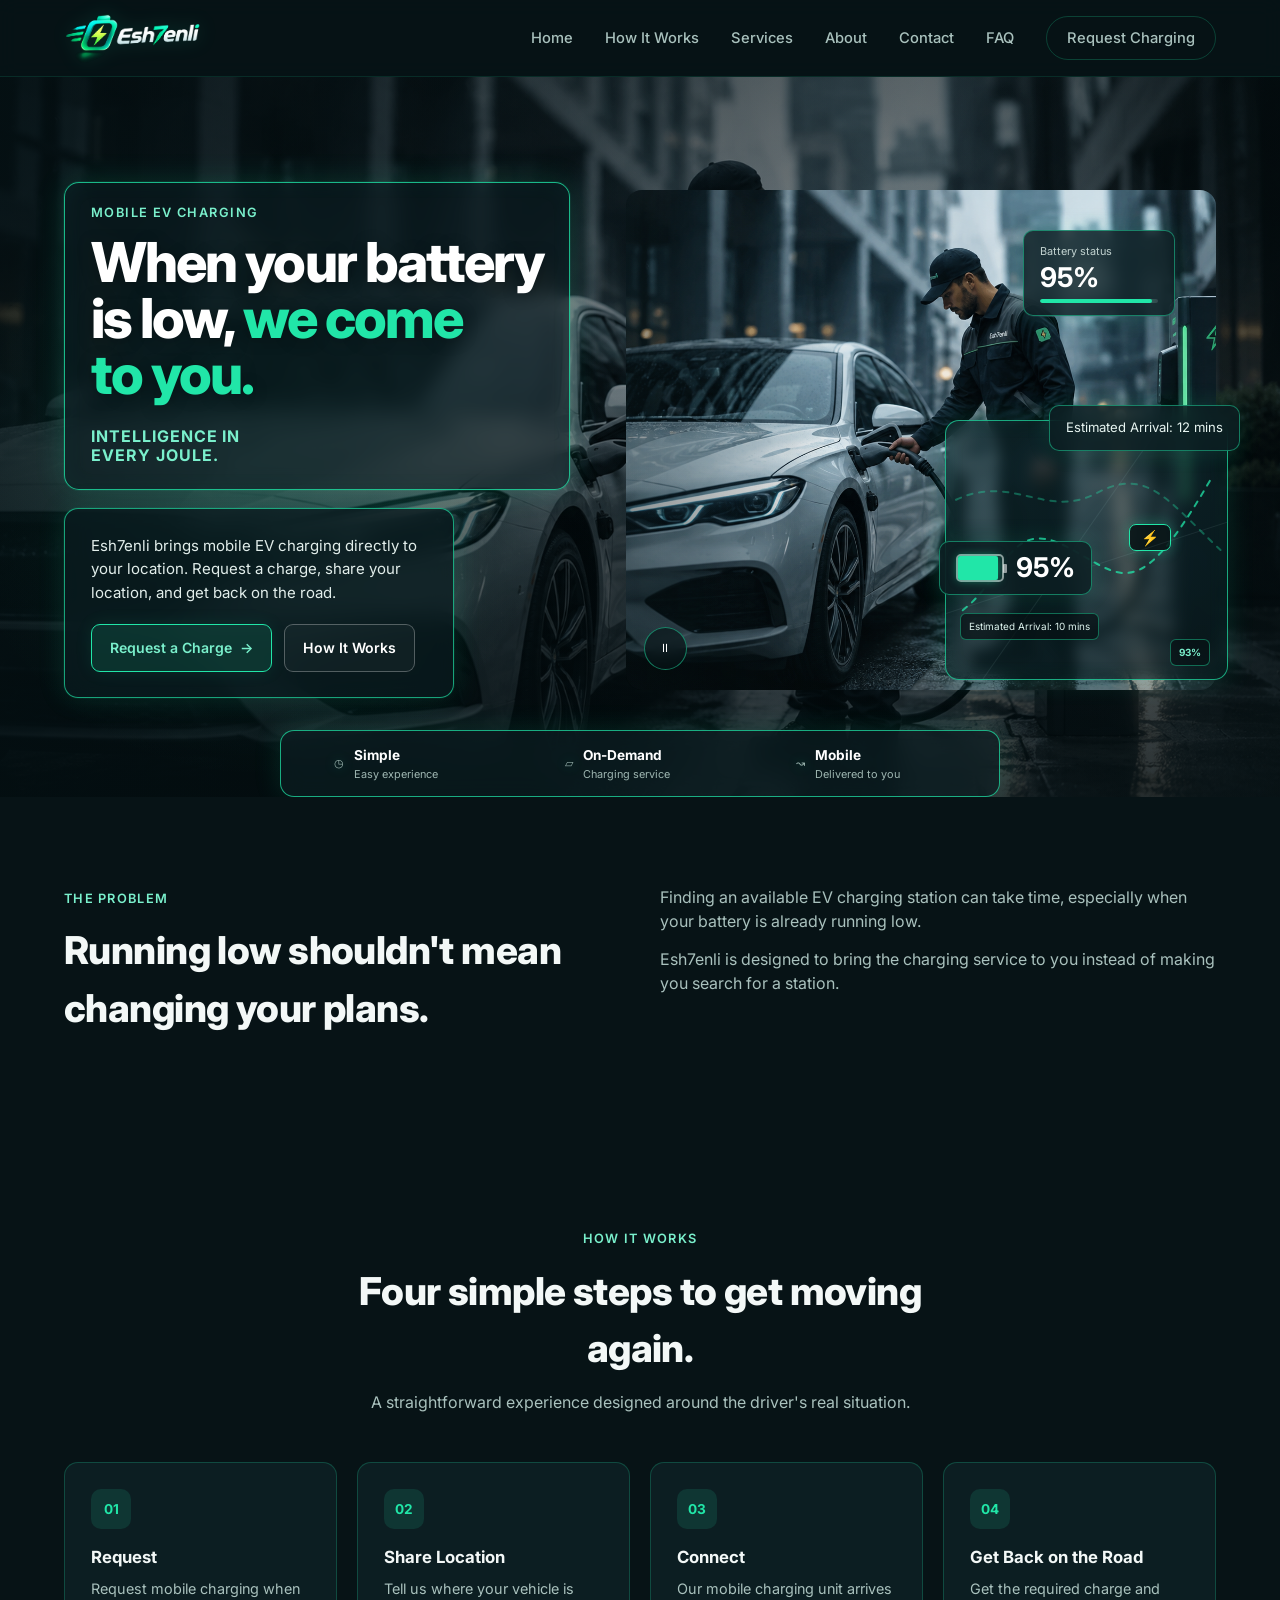
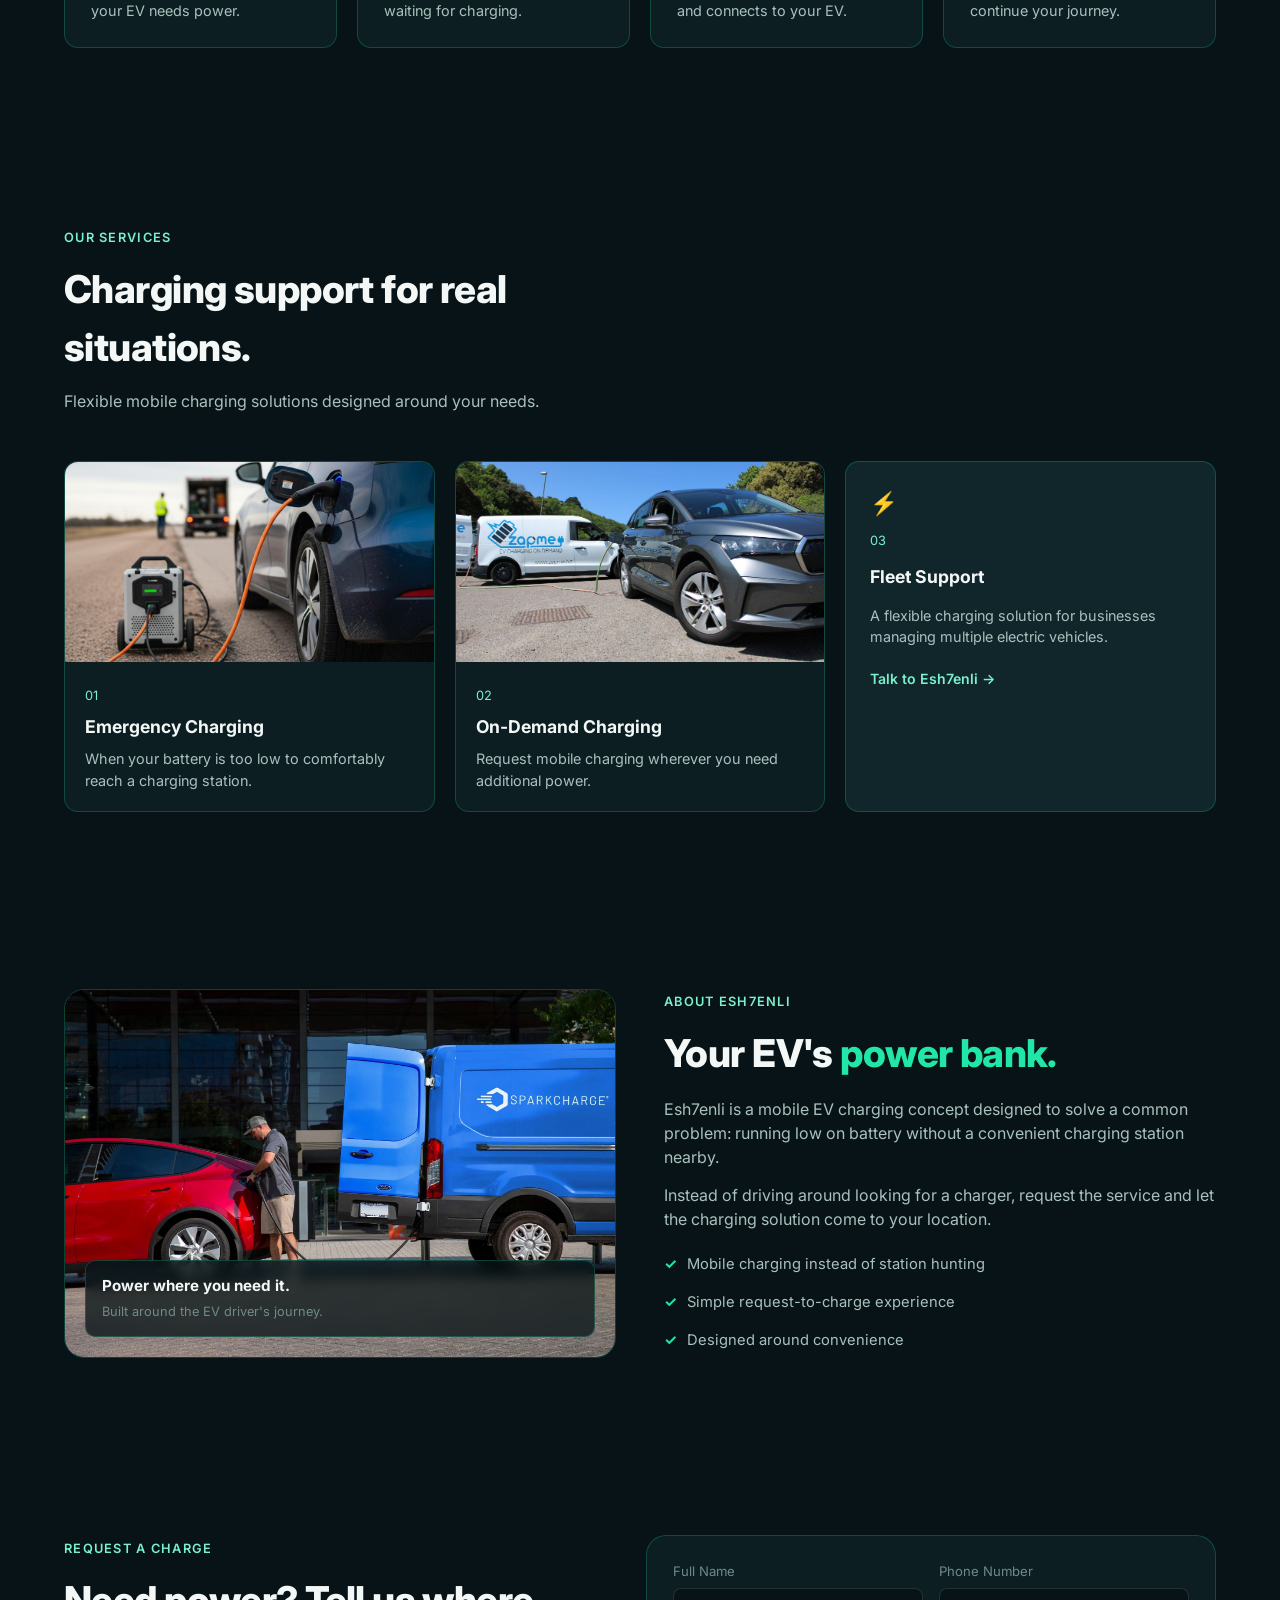
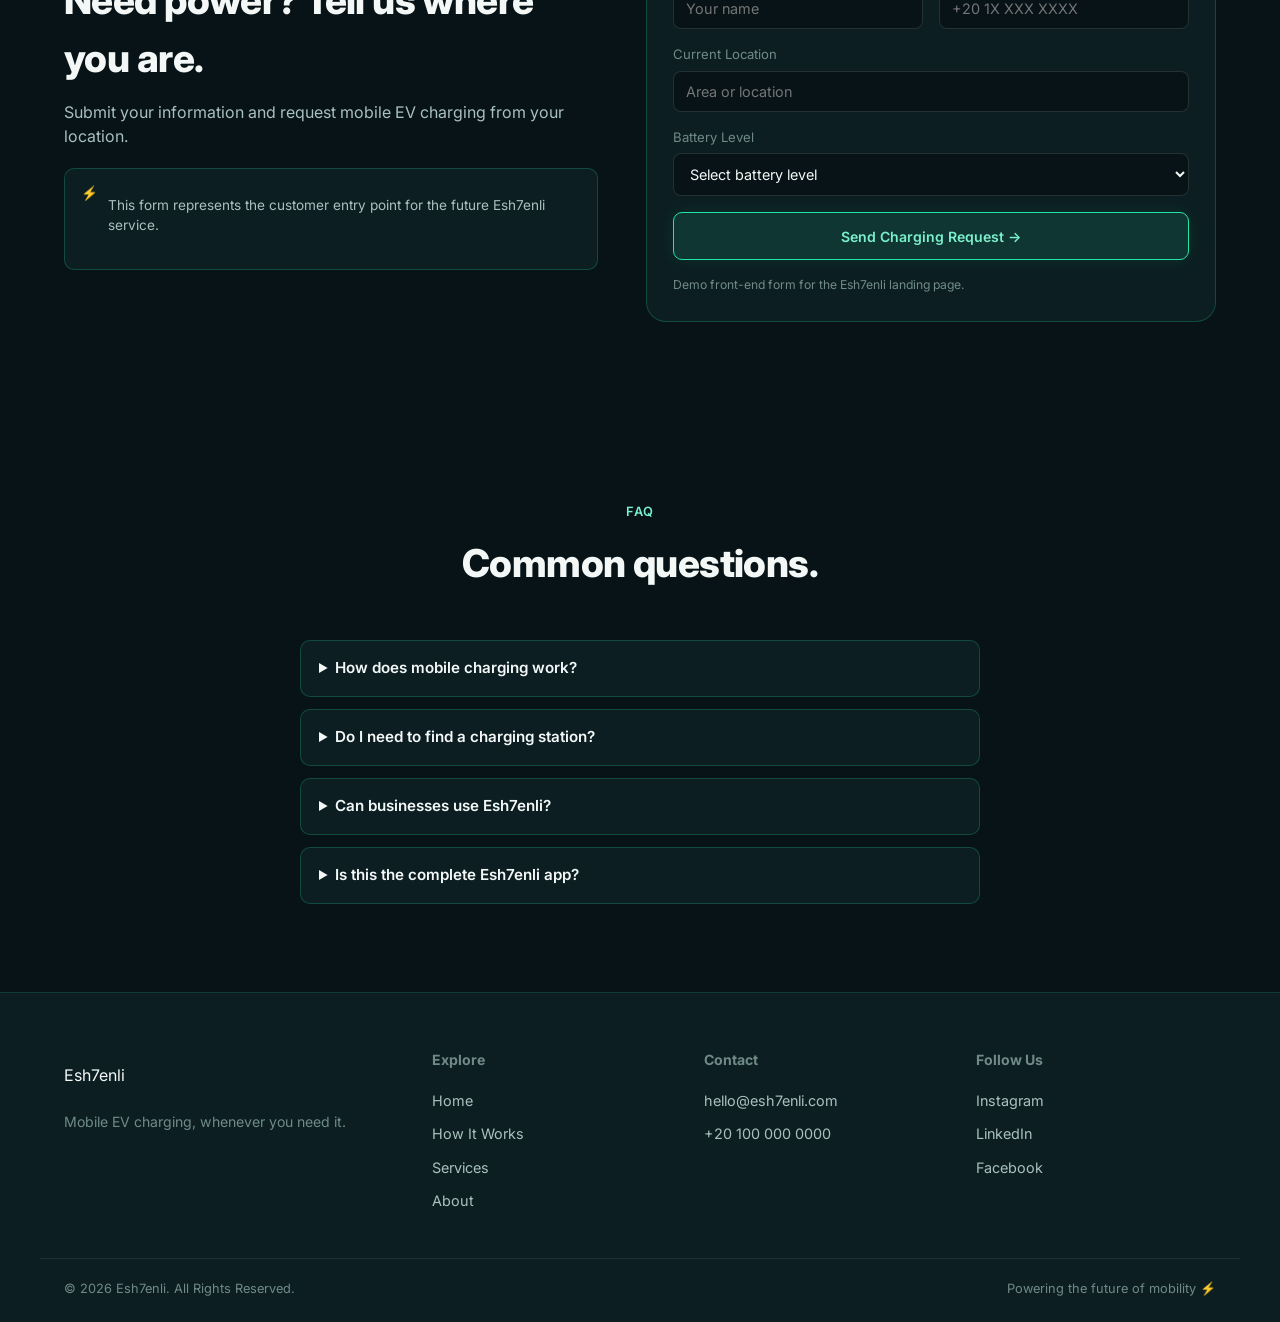
<file: WebDev-L1-LandingPage/index.html>
<!DOCTYPE html>
<html lang="en">

<head>
    <meta charset="UTF-8">
    <meta name="viewport" content="width=device-width, initial-scale=1.0">
    <meta name="description"content="Esh7enli is a mobile EV charging service that brings power directly to your location.">

    <title>Esh7enli | Mobile EV Charging</title>
    <link rel="preconnect" href="https://fonts.googleapis.com">
    <link rel="preconnect" href="https://fonts.gstatic.com" crossorigin>
    <link href="https://fonts.googleapis.com/css2?family=Inter:wght@400;500;600;700;800&display=swap"rel="stylesheet">
    <link rel="stylesheet" href="style.css">
    
</head>

<body>

    <!-- ================= NAVBAR ================= -->
     

    <header class="navbar">

        <div class="container nav-container">

            <a href="#home" class="logo" aria-label="Esh7enli Home">
                <img
                    src="images/logo.png"
                    alt="Esh7enli"
                    class="logo-image"
                >
            </a>


            <nav class="nav-links">

                <a href="#home">Home</a>

                <a href="#how-it-works">
                    How It Works
                </a>

                <a href="#services">
                    Services
                </a>

                <a href="#about">
                    About
                </a>

                <a href="#contact">
                    Contact
                </a>

                <a href="#FAQ">
                    FAQ
                </a>

                <a href="#request" class="nav-button">
                Request Charging
                </a>
                

            </nav>

          
            <button class="menu-toggle" type="button" aria-label="Open menu" aria-expanded="false">
                <span></span>
                <span></span>
                <span></span>
            </button>
            
        </div>

    </header>


    <main>

        <!-- ================= HERO ================= -->
        

        <section class="hero" id="home">

            <div class="hero-background">
                <img src="images/hero.png" alt="Electric vehicle being charged">
                <div class="hero-background-tint"></div>
            </div>

            <div class="hero-overlay"></div>

            <div class="container hero-container">

                <div class="hero-content">

                    <div class="hero-copy-panel">
                        <span class="eyebrow">MOBILE EV CHARGING</span>

                        <h1>
                            When your battery<br>
                            is low, <span>we come<br>to you.</span>
                        </h1>

                        <div class="hero-tagline">INTELLIGENCE IN<br>EVERY JOULE.</div>
                    </div>

                    <div class="hero-desc-card">
                        <p>
                            Esh7enli brings mobile EV charging directly
                            to your location. Request a charge, share
                            your location, and get back on the road.
                        </p>

                        <div class="hero-buttons">
                            <a href="#request" class="btn btn-primary">
                                Request a Charge <span>→</span>
                            </a>

                            <a href="#how-it-works" class="btn btn-outline">
                                How It Works
                            </a>
                        </div>
                    </div>

                </div>

                <div class="hero-visual">

                    <div class="hero-photo">
                        <img src="images/hero.png" alt="Electric vehicle being charged">

                        <div class="hero-photo-shade"></div>

                        <div class="float-card float-battery">
                            <span class="float-label">Battery status</span>
                            <strong class="float-value">95%</strong>
                            <div class="float-bar"><span style="width:95%"></span></div>
                        </div>

                        <div class="float-card float-main-battery">
                            <div class="battery-icon"><span></span></div>
                            <strong class="float-value">95%</strong>
                        </div>

                        <div class="float-card float-eta">
                            <span class="float-value--sm">Estimated Arrival: 12 mins</span>
                        </div>

                        <div class="route-map">
                            <svg viewBox="0 0 420 300" aria-hidden="true">
                                <path class="route-line" d="M25 240 C90 190, 95 100, 180 145 S285 235, 395 45"/>
                                <path class="route-line route-line--delay" d="M15 75 C100 35, 150 105, 225 65 S330 75, 410 150"/>
                            </svg>

                            <div class="map-van">⚡</div>
                            <div class="map-label map-label-one">Estimated Arrival: 10 mins</div>
                            <div class="map-label map-label-two">93%</div>
                        </div>

                        <button class="hero-play" type="button" aria-label="Pause">
                            II
                        </button>
                    </div>

                </div>

            </div>

            <div class="container">
                <div class="hero-info-bar">
                    <div class="hero-info">

                        <div class="info-item">
                            <span class="info-icon">◷</span>
                            <div>
                                <strong>Simple</strong>
                                <span>Easy experience</span>
                            </div>
                        </div>

                        <div class="info-item">
                            <span class="info-icon">▱</span>
                            <div>
                                <strong>On-Demand</strong>
                                <span>Charging service</span>
                            </div>
                        </div>

                        <div class="info-item">
                            <span class="info-icon">↝</span>
                            <div>
                                <strong>Mobile</strong>
                                <span>Delivered to you</span>
                            </div>
                        </div>

                    </div>
                </div>
            </div>

        </section>


        <!-- ================= INTRO =================--> 

        <section class="intro section">

            <div class="container intro-grid">

                <div>

                    <span class="section-label">
                        THE PROBLEM
                    </span>

                    <h2>
                        Running low shouldn't
                        mean changing your plans.
                    </h2>

                </div>


                <div class="intro-text">

                    <p>
                        Finding an available EV charging station
                        can take time, especially when your battery
                        is already running low.
                    </p>

                    <p>
                        Esh7enli is designed to bring the charging
                        service to you instead of making you search
                        for a station.
                    </p>

                </div>

            </div>

        </section>


        <!-- ================= HOW IT WORKS ================= -->

        <section
            class="how section"
            id="how-it-works"
        >

            <div class="container">

                <div class="section-heading">

                    <span class="section-label">
                        HOW IT WORKS
                    </span>

                    <h2>
                        Four simple steps
                        to get moving again.
                    </h2>

                    <p>
                        A straightforward experience designed
                        around the driver's real situation.
                    </p>

                </div>


                <div class="steps">

                    <article class="step">

                        

                        <div class="step-icon">
                            01
                        </div>

                        <h3>
                            Request
                        </h3>

                        <p>
                            Request mobile charging when
                            your EV needs power.
                        </p>

                    </article>


                    <article class="step">

                        

                        <div class="step-icon">
                            02
                        </div>

                        <h3>
                            Share Location
                        </h3>

                        <p>
                            Tell us where your vehicle
                            is waiting for charging.
                        </p>

                    </article>


                    <article class="step">

                        
                        <div class="step-icon">
                            03
                        </div>

                        <h3>
                            Connect
                        </h3>

                        <p>
                            Our mobile charging unit arrives
                            and connects to your EV.
                        </p>

                    </article>


                    <article class="step">

                        

                        <div class="step-icon">
                            04
                        </div>

                        <h3>
                            Get Back on the Road
                        </h3>

                        <p>
                            Get the required charge and
                            continue your journey.
                        </p>

                    </article>

                </div>

            </div>

        </section>


        <!-- ================= SERVICES ================= -->

        <section
            class="services section"
            id="services"
        >

            <div class="container">

                <div class="section-heading left">

                    <span class="section-label">
                        OUR SERVICES
                    </span>

                    <h2>
                        Charging support
                        for real situations.
                    </h2>

                    <p>
                        Flexible mobile charging solutions
                        designed around your needs.
                    </p>

                </div>


                <div class="service-grid">


                    <article class="service-card">

                        <div class="service-image">

                            <img
                                src="images/p2.jfif"
                                alt="Electric vehicle charging"
                            >

                        </div>

                        <div class="service-content">

                            <span class="service-number">
                                01
                            </span>

                            <h3>
                                Emergency Charging
                            </h3>

                            <p>
                                When your battery is too low
                                to comfortably reach a charging station.
                            </p>

                        </div>

                    </article>


                    <article class="service-card">

                        <div class="service-image">

                            <img
                                src="images/p3.jfif"
                                alt="Mobile electric vehicle service"
                            >

                        </div>

                        <div class="service-content">

                            <span class="service-number">
                                02
                            </span>

                            <h3>
                                On-Demand Charging
                            </h3>

                            <p>
                                Request mobile charging wherever
                                you need additional power.
                            </p>

                        </div>

                    </article>


                    <article class="service-card service-dark">

                        <div class="service-symbol">
                            ⚡
                        </div>

                        <span class="service-number">
                            03
                        </span>

                        <h3>
                            Fleet Support
                        </h3>

                        <p>
                            A flexible charging solution for
                            businesses managing multiple electric vehicles.
                        </p>

                        <a href="#request">
                            Talk to Esh7enli →
                        </a>

                    </article>


                </div>

            </div>

        </section>


        <!-- ================= ABOUT ================= -->

        <section
            class="about section"
            id="about"
        >

            <div class="container about-grid">

                <div class="about-image">

                    <img
                        src="images/p4.jfif"
                        alt="Electric vehicle charging"
                    >

                    <div class="image-caption">

                        <strong>
                            Power where you need it.
                        </strong>

                        <span>
                            Built around the EV driver's journey.
                        </span>

                    </div>

                </div>


                <div class="about-content">

                    <span class="section-label">
                        ABOUT ESH7ENLI
                    </span>

                    <h2>
                        Your EV's
                        <span>power bank.</span>
                    </h2>

                    <p>
                        Esh7enli is a mobile EV charging concept
                        designed to solve a common problem:
                        running low on battery without a convenient
                        charging station nearby.
                    </p>

                    <p>
                        Instead of driving around looking for a charger,
                        request the service and let the charging solution
                        come to your location.
                    </p>


                    <ul class="check-list">

                        <li>
                            <span>✓</span>
                            Mobile charging instead of station hunting
                        </li>

                        <li>
                            <span>✓</span>
                            Simple request-to-charge experience
                        </li>

                        <li>
                            <span>✓</span>
                            Designed around convenience
                        </li>

                    </ul>

                </div>

            </div>

        </section>


        <!-- ================= REQUEST ================= -->

        <section
            class="contact section"
            id="contact"
        >

            <div class="container request-grid">

                <div class="request-text">

                    <span class="section-label">
                        REQUEST A CHARGE
                    </span>

                    <h2>
                        Need power?
                        Tell us where you are.
                    </h2>

                    <p>
                        Submit your information and request
                        mobile EV charging from your location.
                    </p>

                    <div class="request-note">

                        <span>⚡</span>

                        <p>
                            This form represents the customer
                            entry point for the future Esh7enli service.
                        </p>

                    </div>

                </div>


                <form
                    class="request-form"
                    id="request"
                    action="mailto:hello@esh7enli.com"
                    method="post"
                    enctype="text/plain"
                >

                    <div class="form-group">

                        <label for="name">
                            Full Name
                        </label>

                        <input
                            id="name"
                            type="text"
                            name="name"
                            placeholder="Your name"
                            required
                        >

                    </div>


                    <div class="form-group">

                        <label for="phone">
                            Phone Number
                        </label>

                        <input
                            id="phone"
                            type="tel"
                            name="phone"
                            placeholder="+20 1X XXX XXXX"
                            required
                        >

                    </div>


                    <div class="form-group full-width">

                        <label for="location">
                            Current Location
                        </label>

                        <input
                            id="location"
                            type="text"
                            name="location"
                            placeholder="Area or location"
                            required
                        >

                    </div>


                    <div class="form-group full-width">

                        <label for="battery">
                            Battery Level
                        </label>

                        <select
                            id="battery"
                            name="battery"
                        >

                            <option value="">
                                Select battery level
                            </option>

                            <option>
                                0–10%
                            </option>

                            <option>
                                11–25%
                            </option>

                            <option>
                                26–50%
                            </option>

                            <option>
                                51–75%
                            </option>

                            <option>
                                76–100%
                            </option>

                        </select>

                    </div>


                    <button
                        type="submit"
                        class="btn btn-primary submit-button"
                    >
                        Send Charging Request →
                    </button>

                    <small class="form-note">
                        Demo front-end form for the Esh7enli landing page.
                    </small>

                </form>

            </div>

        </section>


        <!-- ================= FAQ ================= -->

        <section class="faq section" id="FAQ">

            <div class="container">

                <div class="section-heading">

                    <span class="section-label">
                        FAQ
                    </span>

                    <h2>
                        Common questions.
                    </h2>

                </div>


                <div class="faq-list">

                    <details>

                        <summary>
                            How does mobile charging work?
                        </summary>

                        <p>
                            You request a charging service,
                            provide your location, and the
                            mobile charging unit comes to you.
                        </p>

                    </details>


                    <details>

                        <summary>
                            Do I need to find a charging station?
                        </summary>

                        <p>
                            No. The idea behind Esh7enli is to
                            bring the charging service directly
                            to your vehicle.
                        </p>

                    </details>


                    <details>

                        <summary>
                            Can businesses use Esh7enli?
                        </summary>

                        <p>
                            Yes. The concept can also support
                            businesses and EV fleets.
                        </p>

                    </details>


                    <details>

                        <summary>
                            Is this the complete Esh7enli app?
                        </summary>

                        <p>
                            This page is the public landing page.
                            Tracking, accounts and payments would
                            be implemented in the complete product.
                        </p>

                    </details>

                </div>

            </div>

        </section>

    </main>


    <!-- ================= FOOTER ================= -->

    <footer
        class="footer"
        id="contact"
    >

        <div class="container footer-grid">

            <div class="footer-brand">

                <a
                    href="#home"
                    class="logo footer-logo"
                >
                    

                    <span>
                        Esh7enli
                    </span>
                </a>

                <p>
                    Mobile EV charging,
                    whenever you need it.
                </p>

            </div>


            <div class="footer-column">

                <h4>
                    Explore
                </h4>

                <a href="#home">
                    Home
                </a>

                <a href="#how-it-works">
                    How It Works
                </a>

                <a href="#services">
                    Services
                </a>

                <a href="#about">
                    About
                </a>

            </div>


            <div class="footer-column">

                <h4>
                    Contact
                </h4>

                <a href="mailto:hello@esh7enli.com">
                    hello@esh7enli.com
                </a>

                <a href="tel:+201000000000">
                    +20 100 000 0000
                </a>

            </div>


            <div class="footer-column">

                <h4>
                    Follow Us
                </h4>

                <a href="#">
                    Instagram
                </a>

                <a href="#">
                    LinkedIn
                </a>

                <a href="#">
                    Facebook
                </a>

            </div>

        </div>


        <div class="container footer-bottom">

            <span>
                © 2026 Esh7enli. All Rights Reserved.
            </span>

            <span>
                Powering the future of mobility ⚡
            </span>

        </div>

    </footer>

</body>


<script>
const menuToggle = document.querySelector('.menu-toggle');
const navLinks = document.querySelector('.nav-links');

menuToggle.addEventListener('click', () => {
    navLinks.classList.toggle('active');
});
</script>


</html>
</file>
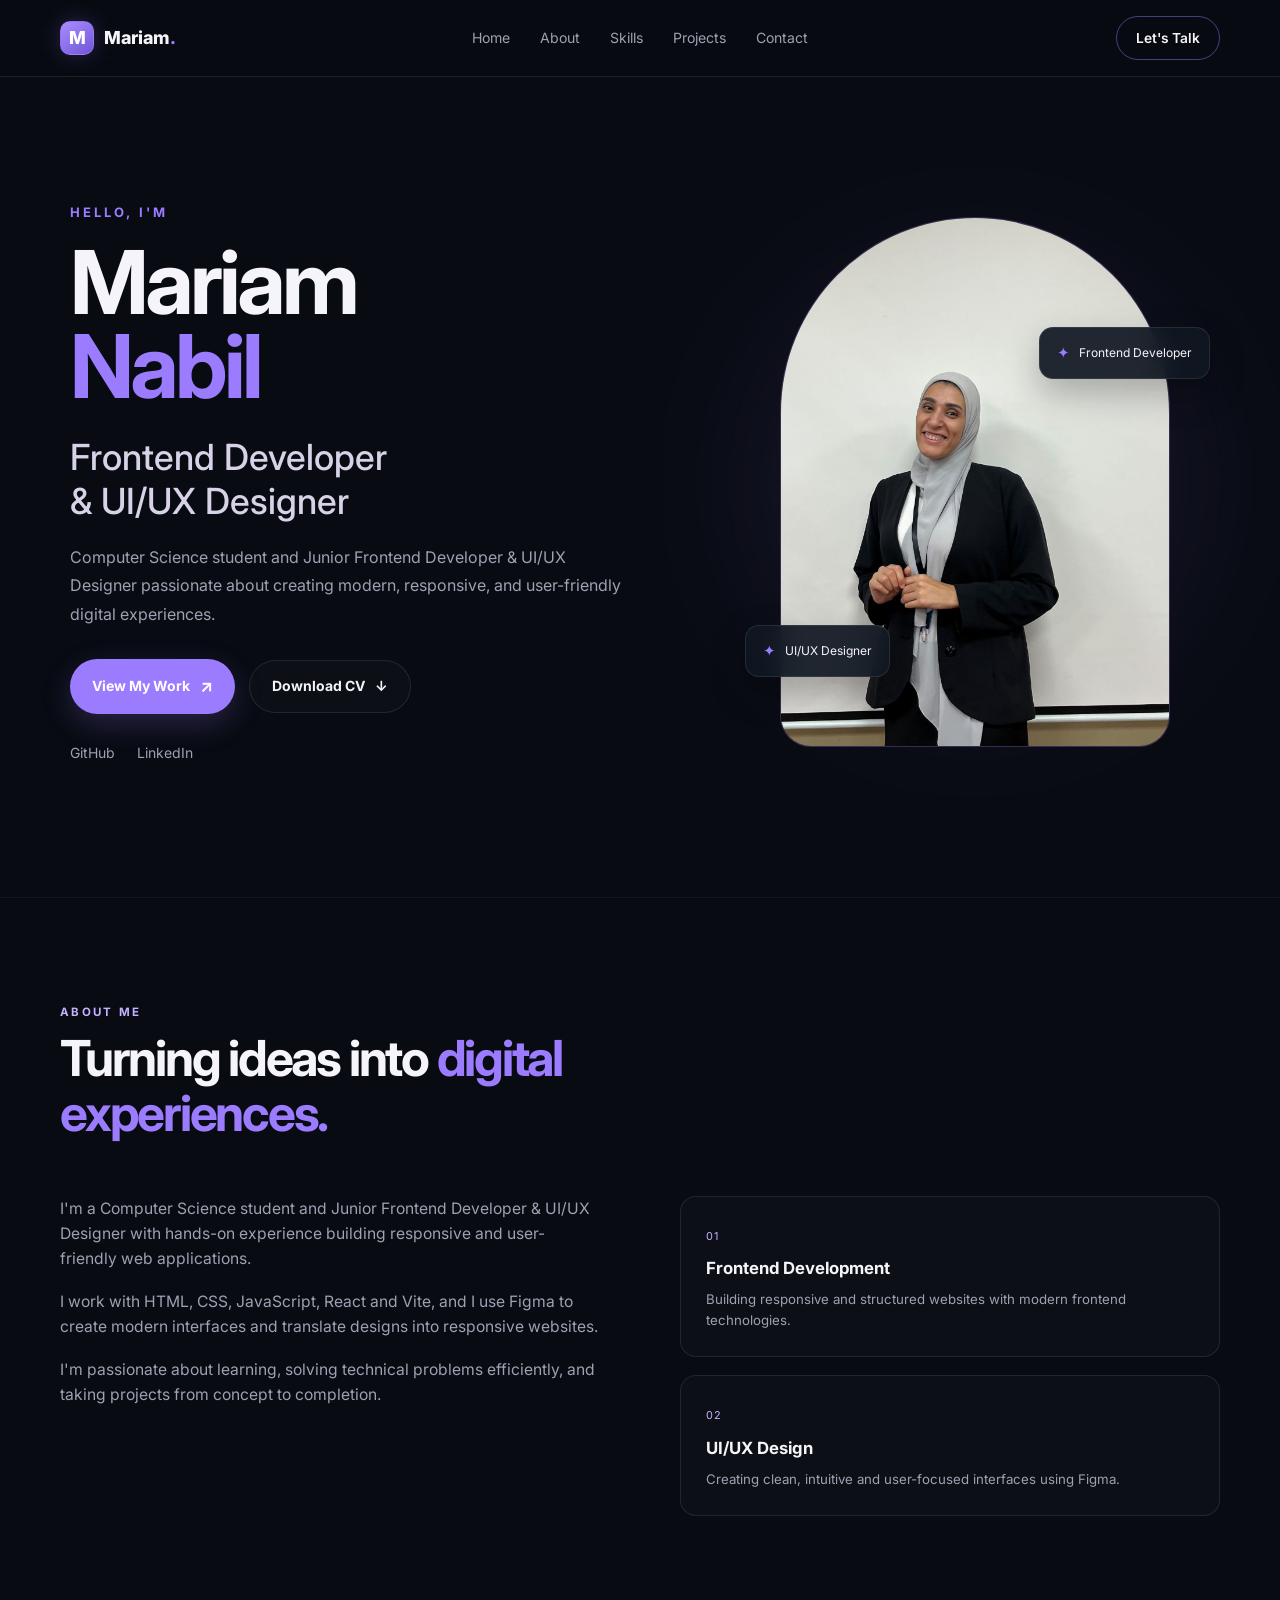
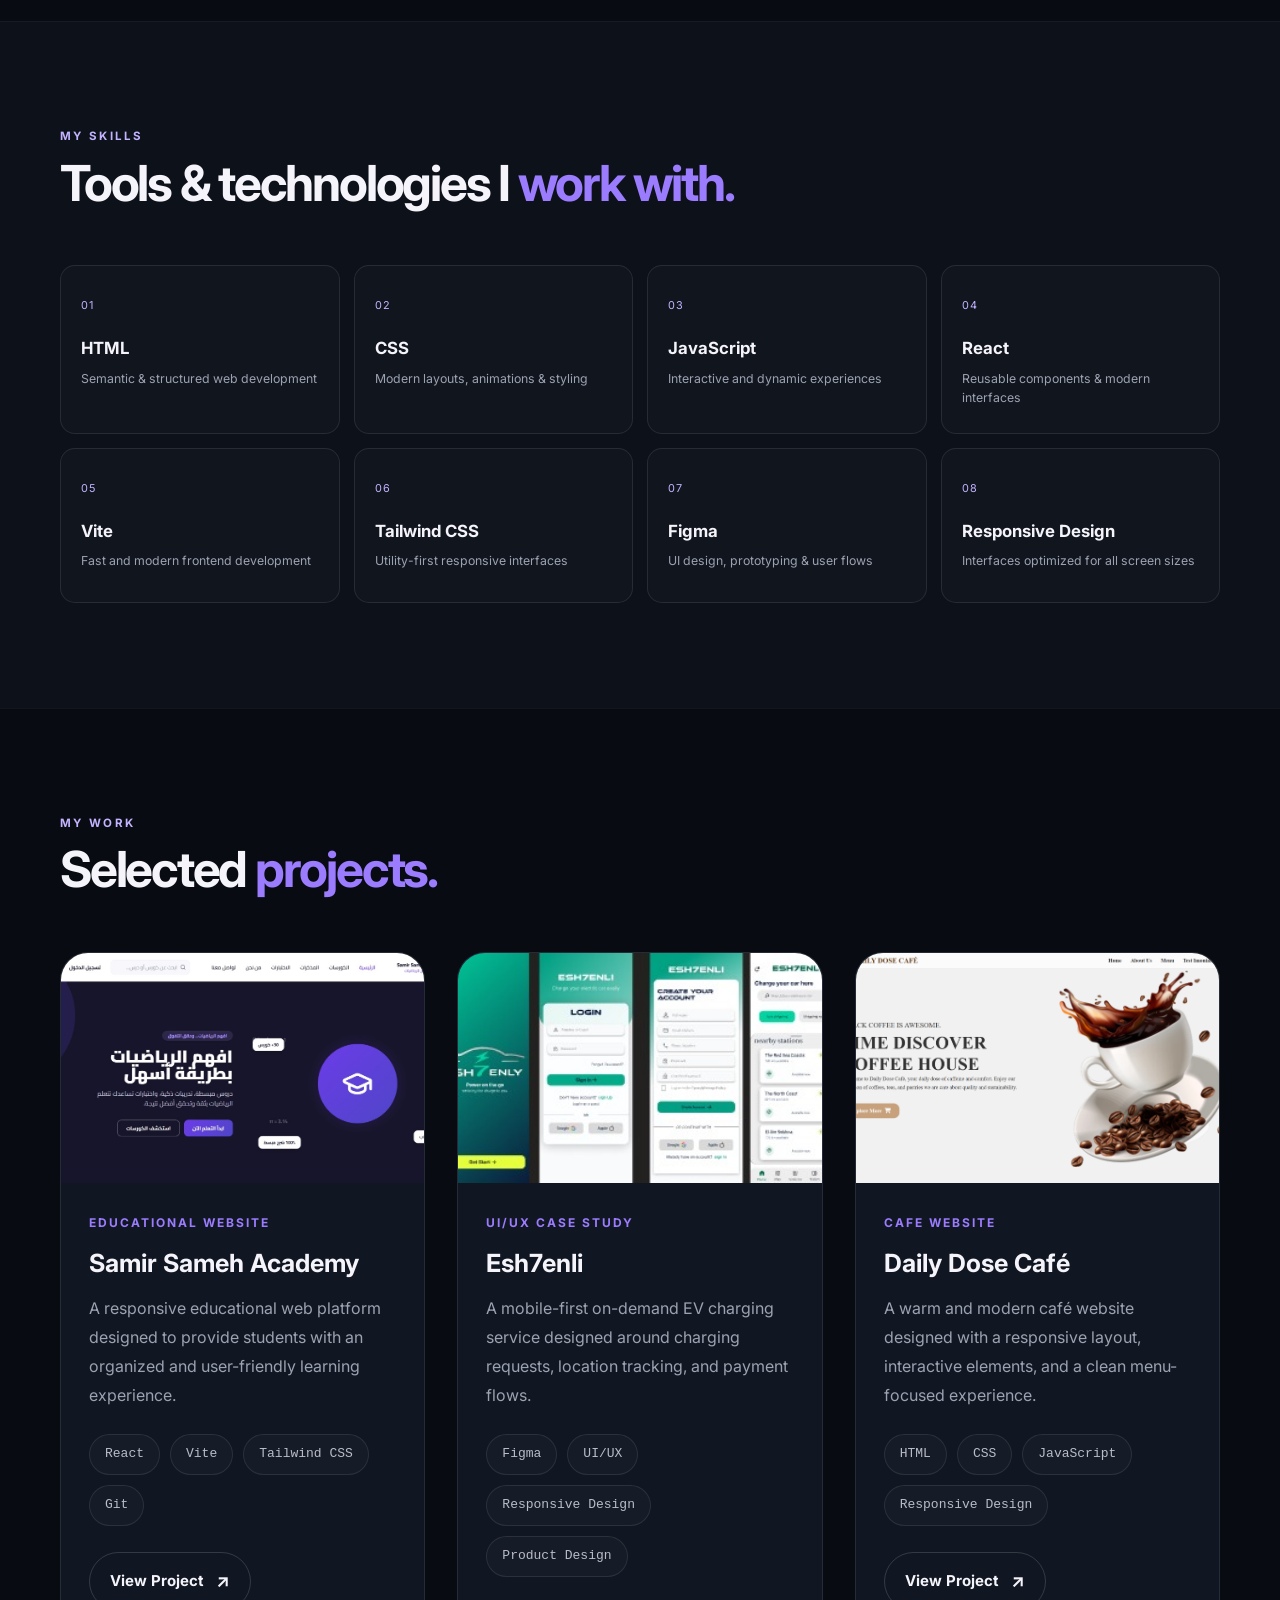
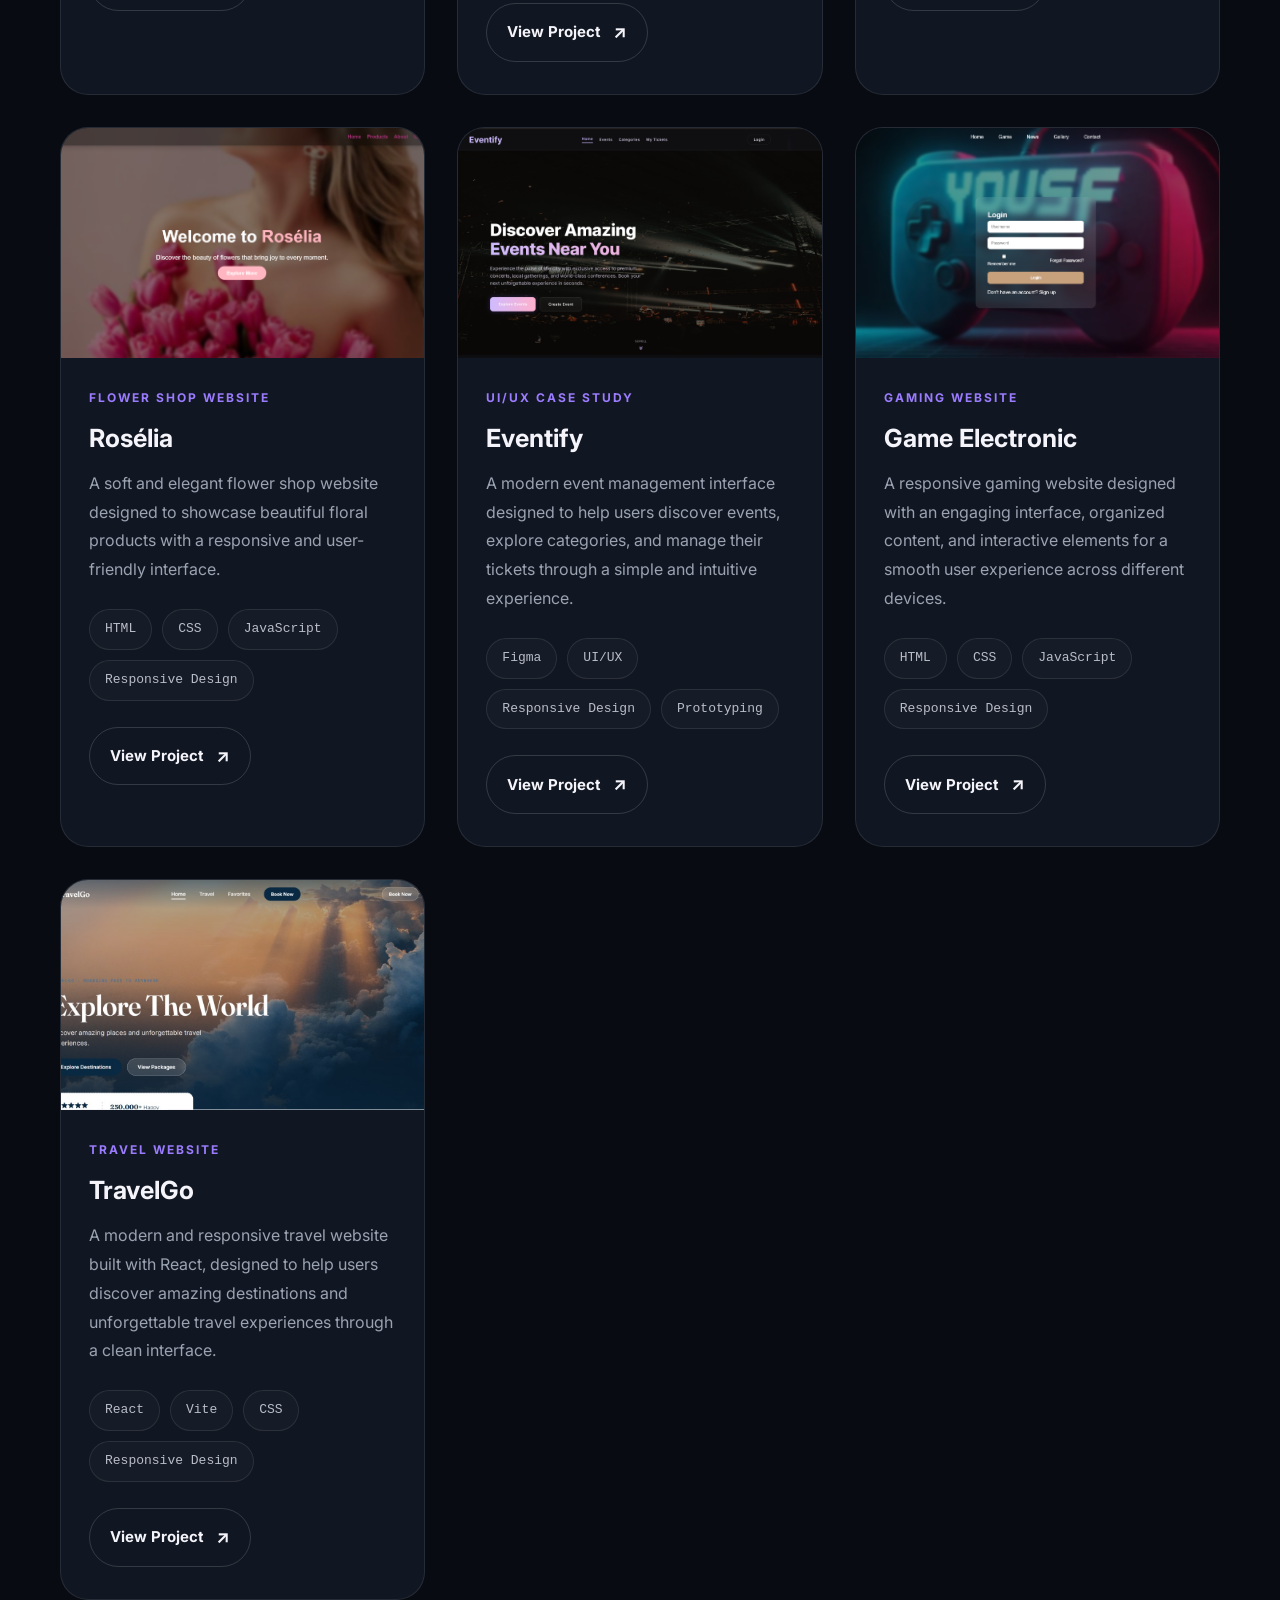
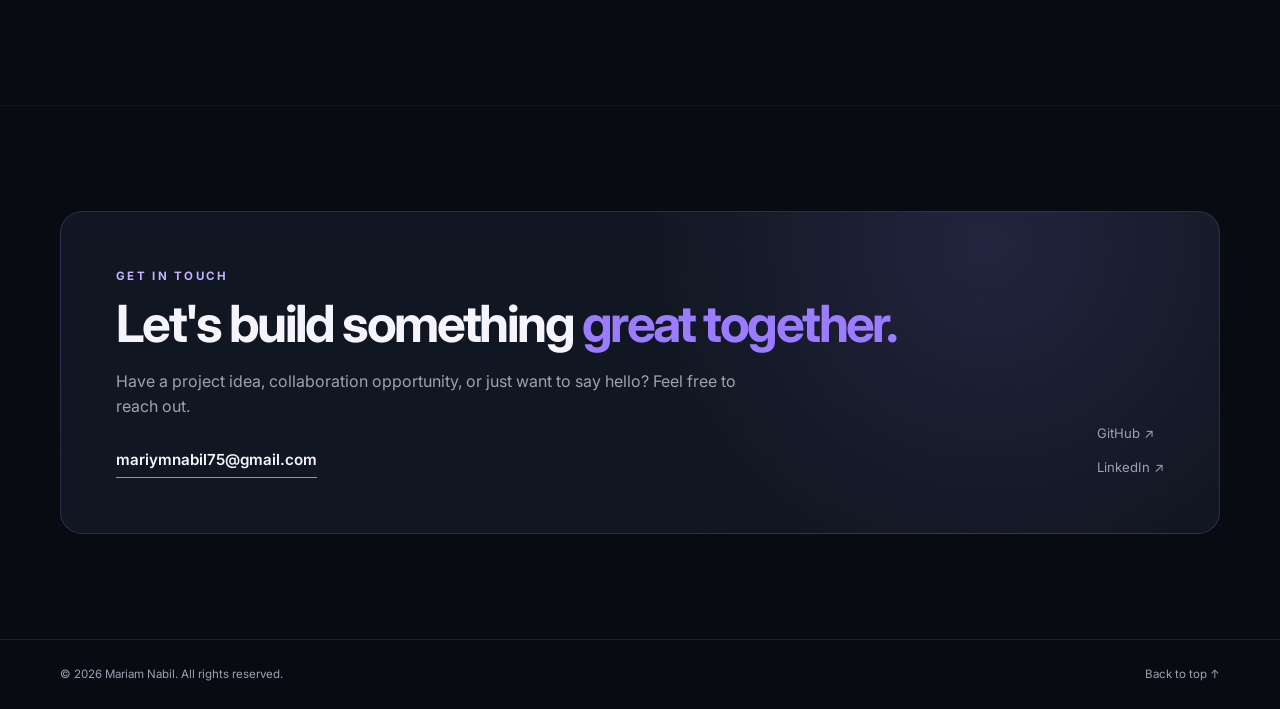
<file: WebDev-L1-PersonalPortfolio/index.html>
<!DOCTYPE html>
<html lang="en">
<head>
    <meta charset="UTF-8">
    <meta name="viewport" content="width=device-width, initial-scale=1.0">

    <title>Mariam Nabil | Frontend Developer & UI/UX Designer</title>

    <!-- Google Font -->
    <link rel="preconnect" href="https://fonts.googleapis.com">
    <link rel="preconnect" href="https://fonts.gstatic.com" crossorigin>
    <link
        href="https://fonts.googleapis.com/css2?family=Inter:wght@400;500;600;700;800&display=swap"
        rel="stylesheet"
    >

    <!-- CSS -->
    <link rel="stylesheet" href="style.css">
    <link rel="javascript" href="script.js">
</head>

<body>

    <!-- ================= NAVBAR ================= -->
    <header class="navbar">

        <div class="container nav-container">

            <a href="#home" class="logo">
                <span class="logo-mark">M</span>
                <span>Mariam<span class="logo-dot">.</span></span>
            </a>

            <nav class="nav-links" id="navLinks">
                <a href="#home">Home</a>
                <a href="#about">About</a>
                <a href="#skills">Skills</a>
                <a href="#projects">Projects</a>
                <a href="#contact">Contact</a>
            </nav>

            <a href="#contact" class="nav-button">
                Let's Talk
            </a>

            <button class="menu-toggle" id="menuToggle" aria-label="Open menu">
                ☰
            </button>

        </div>

    </header>


    <!-- ================= HERO ================= -->
    <main>

        <!-- ================= HERO ================= -->

<section class="hero" id="home">

    <div class="hero-content">

        <span class="hero-small-title">HELLO, I'M</span>

        <h1>
            Mariam <span>Nabil</span>
        </h1>

        <h2>
            Frontend Developer <br>
            & UI/UX Designer
        </h2>

        <p>
            Computer Science student and Junior Frontend Developer
            & UI/UX Designer passionate about creating modern,
            responsive, and user-friendly digital experiences.
        </p>

        <div class="hero-buttons">

            <a href="#projects" class="primary-btn">
                View My Work
                <span>↗</span>
            </a>

            <a href="./Mariym_Nabil_Resume .pdf" class="secondary-btn" download>
    Download CV
    <span>↓</span>
</a>

        </div>

        <div class="hero-socials">

            <a href="https://github.com/Mariymnabil22" target="_blank">
                GitHub
            </a>

            <a href="https://www.linkedin.com/in/mariym-nabil-a59495326/" target="_blank">
                LinkedIn
            </a>

        </div>

    </div>


    <!-- Hero Image -->

    <div class="hero-image-wrapper">

        <div class="hero-image-glow"></div>

        <div class="hero-image">

            <img
                src="images/hero1.jpg"
                alt="Mariam Nabil"
            >

        </div>

        <div class="hero-card hero-card-one">
            <span>✦</span>
            Frontend Developer
        </div>

        <div class="hero-card hero-card-two">
            <span>✦</span>
            UI/UX Designer
        </div>

    </div>

</section>


        <!-- ================= ABOUT ================= -->
        <section class="section about" id="about">

            <div class="container">

                <div class="section-heading">
                    <p class="section-label">ABOUT ME</p>
                    <h2>Turning ideas into <span>digital experiences.</span></h2>
                </div>

                <div class="about-content">

                    <div class="about-text">

                        <p>
                            I'm a Computer Science student and Junior Frontend
                            Developer & UI/UX Designer with hands-on experience
                            building responsive and user-friendly web
                            applications.
                        </p>

                        <p>
                            I work with HTML, CSS, JavaScript, React and Vite,
                            and I use Figma to create modern interfaces and
                            translate designs into responsive websites.
                        </p>

                        <p>
                            I'm passionate about learning, solving technical
                            problems efficiently, and taking projects from
                            concept to completion.
                        </p>

                    </div>

                    <div class="about-info">

                        <div class="info-box">
                            <span>01</span>
                            <h3>Frontend Development</h3>
                            <p>
                                Building responsive and structured websites
                                with modern frontend technologies.
                            </p>
                        </div>

                        <div class="info-box">
                            <span>02</span>
                            <h3>UI/UX Design</h3>
                            <p>
                                Creating clean, intuitive and user-focused
                                interfaces using Figma.
                            </p>
                        </div>

                    </div>

                </div>

            </div>

        </section>


        <!-- ================= SKILLS ================= -->
        <section class="section skills" id="skills">

            <div class="container">

                <div class="section-heading">
                    <p class="section-label">MY SKILLS</p>
                    <h2>Tools & technologies I <span>work with.</span></h2>
                </div>

                <div class="skills-grid">

                    <div class="skill-card">
                        <span>01</span>
                        <h3>HTML</h3>
                        <p>Semantic & structured web development</p>
                    </div>

                    <div class="skill-card">
                        <span>02</span>
                        <h3>CSS</h3>
                        <p>Modern layouts, animations & styling</p>
                    </div>

                    <div class="skill-card">
                        <span>03</span>
                        <h3>JavaScript</h3>
                        <p>Interactive and dynamic experiences</p>
                    </div>

                    <div class="skill-card">
                        <span>04</span>
                        <h3>React</h3>
                        <p>Reusable components & modern interfaces</p>
                    </div>

                    <div class="skill-card">
                        <span>05</span>
                        <h3>Vite</h3>
                        <p>Fast and modern frontend development</p>
                    </div>

                    <div class="skill-card">
                        <span>06</span>
                        <h3>Tailwind CSS</h3>
                        <p>Utility-first responsive interfaces</p>
                    </div>

                    <div class="skill-card">
                        <span>07</span>
                        <h3>Figma</h3>
                        <p>UI design, prototyping & user flows</p>
                    </div>

                    <div class="skill-card">
                        <span>08</span>
                        <h3>Responsive Design</h3>
                        <p>Interfaces optimized for all screen sizes</p>
                    </div>

                </div>

            </div>

        </section>


        <!-- ================= PROJECTS ================= -->
        <section class="section projects" id="projects">

            <div class="container">

                <div class="section-heading">
                    <p class="section-label">MY WORK</p>
                    <h2>Selected <span>projects.</span></h2>
                </div>

                <div class="projects-grid">

                    <!-- Project 1 -->
<article class="project-card">

    <div class="project-image">
        <img src="images/samir-academy.png" alt="Samir Sameh Academy">
    </div>

    <div class="project-content">

        <span class="project-category">
            EDUCATIONAL WEBSITE
        </span>

        <h3>Samir Sameh Academy</h3>

        <p>
            A responsive educational web platform designed to provide
            students with an organized and user-friendly learning experience.
        </p>

        <div class="project-tags">
            <span>React</span>
            <span>Vite</span>
            <span>Tailwind CSS</span>
            <span>Git</span>
        </div>

        <a
            href="https://samir-sameh-academy.vercel.app/"
            target="_blank"
            class="project-btn"
        >
            View Project
            <span>↗</span>
        </a>

    </div>

</article>


                    <!-- Project 2 -->
<article class="project-card">

    <div class="project-image">
        <img src="images/esh7enli.jpg" alt="Esh7enli Project">
    </div>

    <div class="project-content">

        <span class="project-category">
            UI/UX CASE STUDY
        </span>

        <h3>Esh7enli</h3>

        <p>
            A mobile-first on-demand EV charging service designed
            around charging requests, location tracking, and payment flows.
        </p>

        <div class="project-tags">
            <span>Figma</span>
            <span>UI/UX</span>
            <span>Responsive Design</span>
            <span>Product Design</span>
        </div>

        <a
            href="https://www.figma.com/design/wXGBl7DwNgsoJ0ZCl1N68Z/msp-uc-ass?node-id=88-2&p=f&t=JrzgvFg7s2VrAYht-0"
            class="project-btn"
        >
            View Project
            <span>↗</span>
        </a>

    </div>

</article>


                    <!-- Project 3 -->
<article class="project-card">

    <div class="project-image">
        <img src="images/daily-dose.png" alt="Daily Dose Café Project">
    </div>

    <div class="project-content">

        <span class="project-category">
            CAFE WEBSITE
        </span>

        <h3>Daily Dose Café</h3>

        <p>
            A warm and modern café website designed with a responsive
            layout, interactive elements, and a clean menu-focused experience.
        </p>

        <div class="project-tags">
            <span>HTML</span>
            <span>CSS</span>
            <span>JavaScript</span>
            <span>Responsive Design</span>
        </div>

        <a
            href="https://mariymnabil22.github.io/daily-dose-cafe/"
            class="project-btn"
        >
            View Project
            <span>↗</span>
        </a>

    </div>

</article>
                    <!-- Project 4 -->
<article class="project-card">

    <div class="project-image">
        <img src="images/roselia.png" alt="Rosélia Flower Shop Project">
    </div>

    <div class="project-content">

        <span class="project-category">
            FLOWER SHOP WEBSITE
        </span>

        <h3>Rosélia</h3>

        <p>
            A soft and elegant flower shop website designed to showcase
            beautiful floral products with a responsive and user-friendly interface.
        </p>

        <div class="project-tags">
            <span>HTML</span>
            <span>CSS</span>
            <span>JavaScript</span>
            <span>Responsive Design</span>
        </div>

        <a
            href="https://mariymnabil22.github.io/flower/"
            class="project-btn"
        >
            View Project
            <span>↗</span>
        </a>

    </div>

</article>

                    <!-- Project 5 -->
<article class="project-card">

    <div class="project-image">
        <img src="images/eventify.png" alt="Eventify Project">
    </div>

    <div class="project-content">

        <span class="project-category">
            UI/UX CASE STUDY
        </span>

        <h3>Eventify</h3>

        <p>
            A modern event management interface designed to help users
            discover events, explore categories, and manage their tickets
            through a simple and intuitive experience.
        </p>

        <div class="project-tags">
            <span>Figma</span>
            <span>UI/UX</span>
            <span>Responsive Design</span>
            <span>Prototyping</span>
        </div>

        <a
            href="https://www.figma.com/design/wXGBl7DwNgsoJ0ZCl1N68Z/msp-uc-ass?node-id=106-34&p=f&t=JrzgvFg7s2VrAYht-0"
            class="project-btn"
        >
            View Project
            <span>↗</span>
        </a>

    </div>

</article>

                    <!-- Project 6 -->
<article class="project-card">

    <div class="project-image">
        <img src="images/game-electronic.png" alt="Game Electronic Project">
    </div>

    <div class="project-content">

        <span class="project-category">
            GAMING WEBSITE
        </span>

        <h3>Game Electronic</h3>

        <p>
            A responsive gaming website designed with an engaging
            interface, organized content, and interactive elements
            for a smooth user experience across different devices.
        </p>

        <div class="project-tags">
            <span>HTML</span>
            <span>CSS</span>
            <span>JavaScript</span>
            <span>Responsive Design</span>
        </div>

        <a
            href="https://mariymnabil22.github.io/Game-Electronic/"
            class="project-btn"
        >
            View Project
            <span>↗</span>
        </a>

    </div>

</article>

<!-- Project 7 -->
<article class="project-card">

    <div class="project-image">
        <img src="images/travelgo.png" alt="TravelGo Project">
    </div>

    <div class="project-content">

        <span class="project-category">
            TRAVEL WEBSITE
        </span>

        <h3>TravelGo</h3>

        <p>
            A modern and responsive travel website built with React,
            designed to help users discover amazing destinations and
            unforgettable travel experiences through a clean interface.
        </p>

        <div class="project-tags">
            <span>React</span>
            <span>Vite</span>
            <span>CSS</span>
            <span>Responsive Design</span>
        </div>

        <a
            href="https://react-course-project-livid.vercel.app/"
            class="project-btn"
        >
            View Project
            <span>↗</span>
        </a>

    </div>

</article>


                </div>

            </div>

        </section>


        <!-- ================= CONTACT ================= -->
        <section class="section contact" id="contact">

            <div class="container">

                <div class="contact-box">

                    <div class="contact-content">

                        <p class="section-label">
                            GET IN TOUCH
                        </p>

                        <h2>
                            Let's build something
                            <span>great together.</span>
                        </h2>

                        <p>
                            Have a project idea, collaboration opportunity,
                            or just want to say hello? Feel free to reach out.
                        </p>

                        <a
                            href="mailto:mariymnabil75@gmail.com"
                            class="email-link"
                        >
                            mariymnabil75@gmail.com
                        </a>

                    </div>

                    <div class="contact-links">

                        <a
                            href="https://github.com/Mariymnabil22"
                            target="_blank"
                        >
                            GitHub ↗
                        </a>

                        <a
                            href="https://www.linkedin.com/in/mariym-nabil-a59495326/"
                            target="_blank"
                        >
                            LinkedIn ↗
                        </a>

                    </div>

                </div>

            </div>

        </section>

    </main>


    <!-- ================= FOOTER ================= -->
    <footer class="footer">

        <div class="container footer-container">

            <p>
                © 2026 Mariam Nabil. All rights reserved.
            </p>

            <a href="#home">
                Back to top ↑
            </a>

        </div>

    </footer>


    <!-- JavaScript -->
    <script src="script.js"></script>

</body>
</html>
</file>
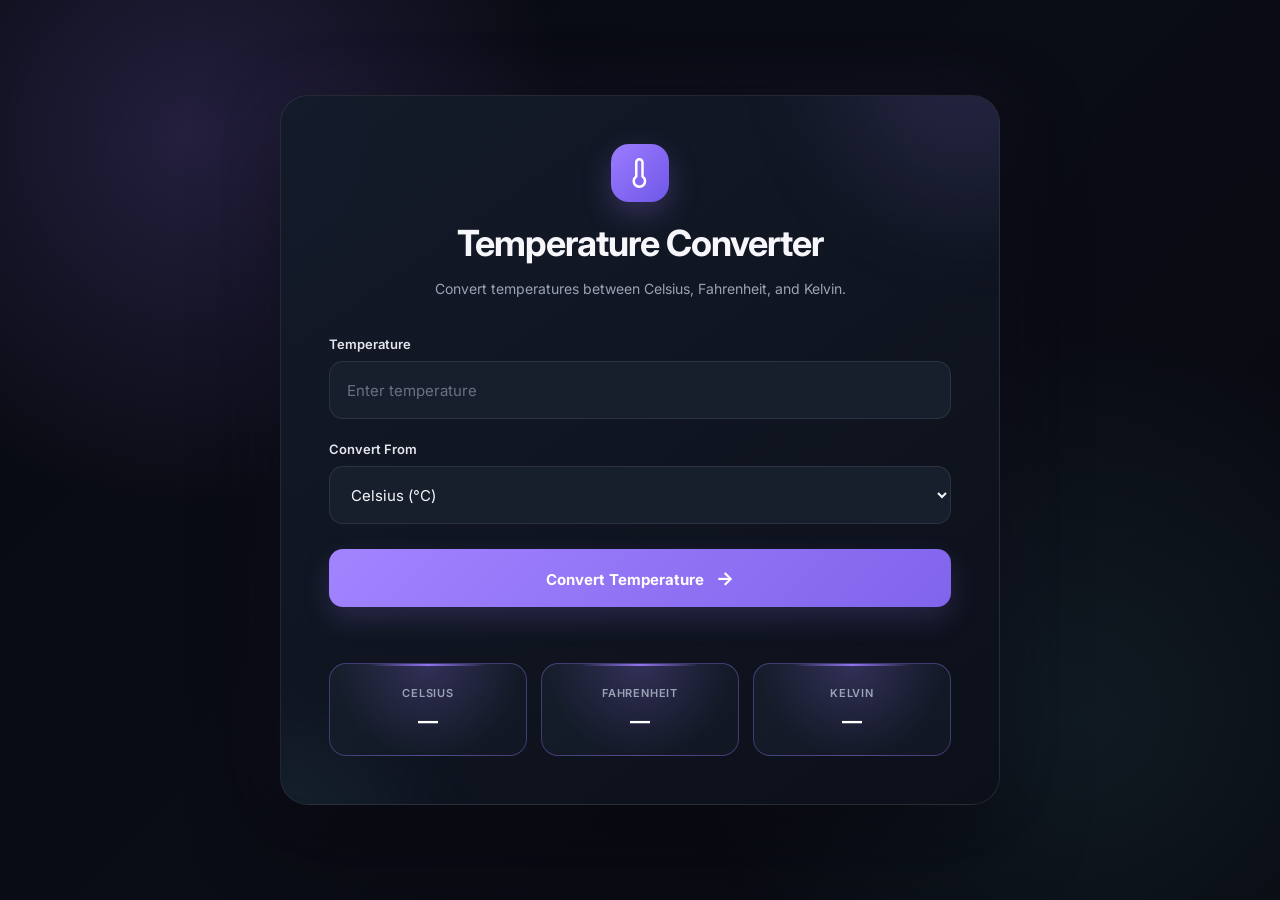
<file: WebDev-L1-TemperatureConverter/index.html>
<!DOCTYPE html>
<html lang="en">
<head>
    <meta charset="UTF-8">
    <meta name="viewport" content="width=device-width, initial-scale=1.0">

    <title>Temperature Converter</title>

    <link rel="preconnect" href="https://fonts.googleapis.com">
    <link rel="preconnect" href="https://fonts.gstatic.com" crossorigin>

    <link
        href="https://fonts.googleapis.com/css2?family=Inter:wght@400;500;600;700&display=swap"
        rel="stylesheet"
    >

    <link rel="stylesheet" href="style.css">
</head>

<body>

    <main class="converter-container">

        <section class="converter-card">

            <div class="header">
                <div class="icon" aria-hidden="true">
                    <svg viewBox="0 0 24 24" width="30" height="30" fill="none" stroke="white"
                         stroke-width="2" stroke-linecap="round" stroke-linejoin="round">
                        <path d="M14 14.76V3.5a2.5 2.5 0 0 0-5 0v11.26a4.5 4.5 0 1 0 5 0z"/>
                    </svg>
                </div>

                <h1>Temperature Converter</h1>

                <p>
                    Convert temperatures between Celsius,
                    Fahrenheit, and Kelvin.
                </p>
            </div>

            <div class="form-group">

                <label for="temperature">
                    Temperature
                </label>

                <input
                    type="number"
                    id="temperature"
                    placeholder="Enter temperature"
                    step="any"
                >

            </div>


            <div class="form-group">

                <label for="unit">
                    Convert From
                </label>

                <select id="unit">

                    <option value="celsius">
                        Celsius (°C)
                    </option>

                    <option value="fahrenheit">
                        Fahrenheit (°F)
                    </option>

                    <option value="kelvin">
                        Kelvin (K)
                    </option>

                </select>

            </div>


            <button id="convertBtn">
                Convert Temperature
                <span>→</span>
            </button>


            <div id="errorMessage" class="error-message"></div>


            <div class="results" id="results">

                <div class="result-card">

                    <span class="result-label">
                        Celsius
                    </span>

                    <strong id="celsiusResult">
                        —
                    </strong>

                </div>


                <div class="result-card">

                    <span class="result-label">
                        Fahrenheit
                    </span>

                    <strong id="fahrenheitResult">
                        —
                    </strong>

                </div>


                <div class="result-card">

                    <span class="result-label">
                        Kelvin
                    </span>

                    <strong id="kelvinResult">
                        —
                    </strong>

                </div>

            </div>

        </section>

    </main>


    <script src="script.js"></script>

</body>
</html>
</file>
<file: WebDev-L1-LandingPage/style.css>
/* =========================================================
   ESH7ENLI — Design system based on reference (Image 6)
   Dark navy/teal base + mint-green glow accents
   ========================================================= */

:root {
    /* --- Color tokens --- */
    --bg-deep: #071316;
    --bg-panel: #0c1e22;
    --bg-panel-2: #10262b;
    --green: #21e6a8;
    --green-soft: #7af0cc;
    --green-dim: rgba(33, 230, 168, 0.35);
    --ink: #f3f8f7;
    --ink-dim: #a9c1bd;
    --ink-faint: #6f8b87;
    --line: rgba(33, 230, 168, 0.22);

    --font-body: 'Inter', -apple-system, BlinkMacSystemFont, 'Segoe UI', sans-serif;

    --radius-lg: 20px;
    --radius-md: 14px;
    --radius-sm: 10px;

    --shadow-glow: 0 0 0 1px var(--line), 0 0 24px -6px var(--green-dim);
    --container-w: 1200px;
}

/* =========================================================
   RESET
   ========================================================= */

* {
    margin: 0;
    padding: 0;
    box-sizing: border-box;
}

html {
    scroll-behavior: smooth;
}

body {
    font-family: var(--font-body);
    background: var(--bg-deep);
    color: var(--ink);
    line-height: 1.5;
    -webkit-font-smoothing: antialiased;
}

img {
    display: block;
    max-width: 100%;
}

a {
    text-decoration: none;
    color: inherit;
}

ul {
    list-style: none;
}

button {
    font-family: inherit;
    cursor: pointer;
}

.container {
    width: 100%;
    max-width: var(--container-w);
    margin-inline: auto;
    padding-inline: 24px;
}

@media (prefers-reduced-motion: reduce) {
    * {
        animation: none !important;
        transition: none !important;
    }
}

/* =========================================================
   NAVBAR
   ========================================================= */

.navbar {
    position: sticky;
    top: 0;
    z-index: 50;
    background: rgba(7, 19, 22, 0.85);
    backdrop-filter: blur(10px);
    border-bottom: 1px solid rgba(33, 230, 168, 0.12);
}

.nav-container {
    display: flex;
    align-items: center;
    justify-content: space-between;
    height: 76px;
}



.logo {
    display: flex;
    align-items: center;
    width: 155px;
    height: 52px;
    flex: 0 0 auto;
    overflow: visible;
}

.logo-image {
    display: block;
    width: 155px;
    height: 52px;
    max-width: none;
    object-fit: contain;
    object-position: left center;
    filter: drop-shadow(0 0 10px rgba(33, 230, 168, 0.16));
    transition: filter 0.2s ease, transform 0.2s ease;
}

.logo:hover .logo-image,
.logo:focus-visible .logo-image {
    filter: drop-shadow(0 0 14px rgba(33, 230, 168, 0.30));
    transform: translateY(-1px);
}


.nav-links {
    display: flex;
    align-items: center;
    gap: 32px;
}

.nav-links a {
    font-size: 0.92rem;
    font-weight: 500;
    color: var(--ink-dim);
    transition: color 0.2s ease;
}

.nav-links a:hover,
.nav-links a:focus-visible {
    color: var(--ink);
}

.nav-button {
    padding: 10px 20px;
    border: 1px solid var(--line);
    border-radius: 999px;
    font-size: 0.88rem;
    font-weight: 600;
    color: var(--ink);
    transition: border-color 0.2s ease, box-shadow 0.2s ease;
}

.nav-button:hover,
.nav-button:focus-visible {
    border-color: var(--green);
    box-shadow: 0 0 18px -4px var(--green-dim);
}




@media (max-width: 1050px) {
    .logo,
    .logo-image {
        width: 140px;
        height: 48px;
    }
}

/* Mobile menu */
.menu-toggle {
    display: none;
    width: 42px;
    height: 42px;
    padding: 0;
    border: 1px solid var(--line);
    border-radius: 10px;
    background: rgba(12, 30, 34, 0.72);
    align-items: center;
    justify-content: center;
    flex-direction: column;
    gap: 5px;
    flex: 0 0 auto;
}

.menu-toggle span {
    width: 18px;
    height: 2px;
    border-radius: 2px;
    background: var(--ink);
}

@media (max-width: 860px) {
    .nav-container {
        position: relative;
        height: 76px;
    }

    .nav-links {
        display: none;
        position: absolute;
        top: 68px;
        left: 16px;
        right: 16px;
        z-index: 100;
        flex-direction: column;
        align-items: stretch;
        gap: 0;
        padding: 8px;
        background: rgba(7, 19, 22, 0.98);
        border: 1px solid var(--line);
        border-radius: 14px;
        box-shadow: 0 18px 40px rgba(0, 0, 0, .35);
        backdrop-filter: blur(14px);
    }

    .nav-links.active {
        display: flex;
    }

    .nav-links a {
        display: block;
        padding: 13px 14px;
        font-size: 0.95rem;
    }

    .menu-toggle {
        display: flex;
    }

    .nav-button {
        display: none;
    }
}

@media (max-width: 520px) {
    .logo,
    .logo-image {
        width: 135px;
        height: 46px;
    }

    .container {
        padding-inline: 16px;
    }
}


/* =========================================================
   HERO — reference-style full visual hero
   ========================================================= */

.hero {
    position: relative;
    min-height: 720px;
    padding: 0;
    overflow: hidden;
    isolation: isolate;
    background: #071316;
}

.hero-background {
    position: absolute;
    inset: 0;
    z-index: -3;
    overflow: hidden;
}

.hero-background img {
    width: 100%;
    height: 100%;
    object-fit: cover;
    object-position: center center;
    filter: saturate(.78) contrast(1.02) brightness(.72);
}

.hero-background-tint {
    position: absolute;
    inset: 0;
    background:
        linear-gradient(90deg, rgba(4,16,19,.72) 0%, rgba(4,16,19,.25) 42%, rgba(4,16,19,.08) 72%, rgba(4,16,19,.38) 100%),
        linear-gradient(180deg, rgba(3,13,16,.38) 0%, rgba(3,13,16,.02) 42%, rgba(3,13,16,.72) 100%);
}

.hero-overlay {
    position: absolute;
    inset: 0;
    z-index: -2;
    pointer-events: none;
    background:
        radial-gradient(circle at 72% 52%, rgba(33,230,168,.12), transparent 24%),
        radial-gradient(circle at 20% 55%, rgba(33,230,168,.08), transparent 28%);
}

.hero-container {
    position: relative;
    z-index: 2;
    display: grid;
    grid-template-columns: minmax(420px, .95fr) minmax(520px, 1.05fr);
    gap: 28px;
    align-items: center;
    min-height: 650px;
    padding-top: 105px;
    padding-bottom: 82px;
}

.hero-content {
    display: flex;
    flex-direction: column;
    gap: 18px;
    max-width: 520px;
}

.hero-copy-panel {
    width: fit-content;
    max-width: 100%;
    padding: 20px 26px 24px;
    background: rgba(11, 29, 33, .58);
    border: 1px solid rgba(33,230,168,.78);
    border-radius: 15px;
    box-shadow:
        0 0 0 1px rgba(33,230,168,.08),
        0 0 30px rgba(33,230,168,.16),
        inset 0 0 24px rgba(33,230,168,.035);
    backdrop-filter: blur(10px);
}

.eyebrow {
    display: block;
    margin-bottom: 12px;
    color: var(--green-soft);
    font-size: .8rem;
    font-weight: 600;
    letter-spacing: .11em;
}

.hero h1 {
    margin: 0;
    font-size: clamp(2.7rem, 4.3vw, 4rem);
    line-height: 1.02;
    font-weight: 800;
    letter-spacing: -.035em;
    color: #fff;
    text-shadow: 0 2px 16px rgba(0,0,0,.28);
}

.hero h1 span {
    color: var(--green);
}

.hero-tagline {
    margin-top: 24px;
    color: var(--green-soft);
    font-size: 1rem;
    line-height: 1.2;
    font-weight: 700;
    letter-spacing: .06em;
}

.hero-desc-card {
    position: relative;
    z-index: 4;
    display: flex;
    flex-direction: column;
    gap: 20px;
    width: min(390px, 100%);
    padding: 25px 26px;
    margin-left: 0;
    background: rgba(10, 28, 32, .72);
    border: 1px solid rgba(33,230,168,.68);
    border-radius: 14px;
    box-shadow:
        0 0 0 1px rgba(33,230,168,.06),
        0 0 28px rgba(33,230,168,.13);
    backdrop-filter: blur(12px);
}

.hero-desc-card p {
    font-size: .94rem;
    line-height: 1.55;
    color: #e2eeeb;
}

.hero-buttons {
    display: flex;
    flex-wrap: wrap;
    gap: 12px;
}

.btn {
    display: inline-flex;
    align-items: center;
    justify-content: center;
    gap: 8px;
    min-height: 48px;
    padding: 12px 18px;
    border-radius: 9px;
    font-size: .88rem;
    font-weight: 600;
    border: 1px solid transparent;
    transition: transform .2s ease, box-shadow .2s ease, background .2s ease;
}

.btn-primary {
    background: rgba(33,230,168,.12);
    border-color: var(--green);
    color: var(--green-soft);
    box-shadow: 0 0 18px rgba(33,230,168,.09);
}

.btn-primary:hover,
.btn-primary:focus-visible {
    background: rgba(33,230,168,.2);
    box-shadow: 0 0 24px rgba(33,230,168,.2);
    transform: translateY(-1px);
}

.btn-outline {
    background: rgba(255,255,255,.035);
    border-color: rgba(255,255,255,.28);
    color: #fff;
}

.btn-outline:hover,
.btn-outline:focus-visible {
    border-color: var(--green);
    color: var(--green-soft);
}

.hero-visual {
    position: relative;
    min-height: 500px;
}

.hero-photo {
    position: relative;
    width: 100%;
    height: 500px;
    overflow: visible;
    border: 0;
    border-radius: 0;
    box-shadow: none;
}

.hero-photo > img {
    width: 100%;
    height: 100%;
    object-fit: cover;
    object-position: 58% center;
    border-radius: 16px;
    opacity: .98;
}

.hero-photo-shade {
    position: absolute;
    inset: 0;
    border-radius: 16px;
    pointer-events: none;
    background:
        linear-gradient(90deg, rgba(7,19,22,.4), transparent 35%),
        linear-gradient(180deg, transparent 55%, rgba(7,19,22,.4));
}

.hero-play {
    position: absolute;
    left: 18px;
    bottom: 20px;
    z-index: 6;
    width: 43px;
    height: 43px;
    border-radius: 50%;
    display: grid;
    place-items: center;
    background: rgba(7,19,22,.65);
    border: 1px solid rgba(33,230,168,.5);
    color: #fff;
    font-size: .7rem;
    backdrop-filter: blur(8px);
}

.float-card {
    position: absolute;
    z-index: 7;
    display: flex;
    flex-direction: column;
    gap: 5px;
    padding: 12px 16px;
    background: rgba(12,30,34,.78);
    border: 1px solid rgba(33,230,168,.48);
    border-radius: 10px;
    box-shadow: 0 0 24px rgba(33,230,168,.12);
    backdrop-filter: blur(10px);
}

.float-label {
    font-size: .68rem;
    color: #c2d3d0;
}

.float-value {
    font-size: 1.7rem;
    line-height: 1;
    font-weight: 700;
    color: #fff;
}

.float-value--sm {
    font-size: .82rem;
    color: #e7f5f1;
    white-space: nowrap;
}

.float-bar {
    width: 118px;
    height: 4px;
    margin-top: 3px;
    border-radius: 4px;
    background: rgba(255,255,255,.12);
    overflow: hidden;
}

.float-bar span {
    display: block;
    height: 100%;
    background: var(--green);
    border-radius: inherit;
    box-shadow: 0 0 10px rgba(33,230,168,.65);
}

.float-battery {
    top: 8%;
    right: 7%;
    min-width: 130px;
}

.float-main-battery {
    left: 53%;
    bottom: 19%;
    flex-direction: row;
    align-items: center;
    gap: 12px;
    min-width: 130px;
}

.battery-icon {
    position: relative;
    width: 48px;
    height: 28px;
    border: 2px solid rgba(255,255,255,.55);
    border-radius: 5px;
}

.battery-icon::after {
    content: "";
    position: absolute;
    right: -5px;
    top: 8px;
    width: 4px;
    height: 9px;
    border-radius: 1px;
    background: rgba(255,255,255,.55);
}

.battery-icon span {
    display: block;
    width: 91%;
    height: 100%;
    background: var(--green);
    border-radius: 2px;
    box-shadow: 0 0 10px rgba(33,230,168,.55);
}

.float-eta {
    top: 43%;
    right: -4%;
}

.route-map {
    position: absolute;
    z-index: 5;
    right: -2%;
    bottom: 2%;
    width: 48%;
    height: 52%;
    border: 1px solid rgba(33,230,168,.7);
    border-radius: 14px;
    background:
        linear-gradient(135deg, rgba(17,43,47,.65), rgba(6,24,28,.62));
    box-shadow:
        0 0 28px rgba(33,230,168,.14),
        inset 0 0 25px rgba(33,230,168,.05);
    backdrop-filter: blur(7px);
    overflow: hidden;
}

.route-map::before,
.route-map::after {
    content: "";
    position: absolute;
    background: rgba(180,220,214,.09);
}

.route-map::before {
    width: 1px;
    height: 150%;
    left: 42%;
    top: -20%;
    transform: rotate(35deg);
}

.route-map::after {
    width: 150%;
    height: 1px;
    left: -20%;
    top: 55%;
    transform: rotate(-18deg);
}

.route-map svg {
    position: absolute;
    inset: 0;
    width: 100%;
    height: 100%;
}

.route-line {
    fill: none;
    stroke: var(--green);
    stroke-width: 3;
    stroke-linecap: round;
    stroke-dasharray: 8 10;
    opacity: .75;
    animation: dash 3.5s linear infinite;
}

.route-line--delay {
    opacity: .35;
    animation-delay: 1.2s;
}

@keyframes dash {
    to { stroke-dashoffset: -180; }
}

.map-van {
    position: absolute;
    right: 20%;
    top: 40%;
    display: grid;
    place-items: center;
    width: 42px;
    height: 27px;
    border-radius: 7px;
    background: rgba(7,19,22,.86);
    border: 1px solid var(--green);
    color: var(--green);
    font-size: .9rem;
    box-shadow: 0 0 14px rgba(33,230,168,.3);
}

.map-label {
    position: absolute;
    z-index: 2;
    padding: 5px 8px;
    border: 1px solid rgba(33,230,168,.42);
    border-radius: 6px;
    background: rgba(7,19,22,.72);
    color: #dff5ef;
    font-size: .62rem;
    white-space: nowrap;
}

.map-label-one {
    left: 5%;
    bottom: 15%;
}

.map-label-two {
    right: 6%;
    bottom: 5%;
    color: var(--green-soft);
    font-weight: 700;
}

.hero-info-bar {
    position: absolute;
    z-index: 10;
    left: 50%;
    bottom: 0;
    transform: translateX(-50%);
    width: min(100% - 48px, 720px);
    border: 1px solid rgba(33,230,168,.72);
    border-radius: 14px;
    background: rgba(12,30,34,.72);
    box-shadow: 0 0 28px rgba(33,230,168,.13);
    backdrop-filter: blur(12px);
}

.hero-info {
    display: flex;
    justify-content: space-around;
    gap: 16px;
    padding: 14px 20px;
}

.info-item {
    display: flex;
    align-items: center;
    gap: 10px;
    min-width: 150px;
}

.info-icon {
    color: var(--green);
    font-size: 1.55rem;
    line-height: 1;
    text-shadow: 0 0 12px rgba(33,230,168,.4);
}

.info-item strong {
    display: block;
    font-size: .85rem;
    font-weight: 700;
    color: #fff;
}

.info-item span {
    display: block;
    font-size: .68rem;
    color: #9eb6b1;
}

@media (max-width: 1050px) {
    .hero-container {
        grid-template-columns: minmax(360px, .9fr) minmax(430px, 1.1fr);
        gap: 18px;
    }

    .hero h1 {
        font-size: clamp(2.45rem, 4.6vw, 3.35rem);
    }

    .route-map {
        right: 0;
        width: 50%;
    }

    .float-eta {
        right: 0;
    }
}

@media (max-width: 780px) {
    .hero {
        min-height: auto;
    }

    .hero-container {
        grid-template-columns: 1fr;
        min-height: auto;
        padding-top: 110px;
        padding-bottom: 130px;
    }

    .hero-content {
        order: 2;
        max-width: 100%;
    }

    .hero-visual {
        order: 1;
        min-height: 390px;
    }

    .hero-photo {
        height: 390px;
    }

    .hero-copy-panel {
        width: 100%;
    }

    .hero-desc-card {
        width: 100%;
    }

    .route-map {
        width: 45%;
        height: 45%;
    }

    .float-main-battery {
        left: 42%;
        bottom: 16%;
    }

    .hero-info-bar {
        width: calc(100% - 32px);
    }

    .hero-info {
        flex-wrap: wrap;
        justify-content: center;
    }
}

@media (max-width: 520px) {
    .hero-container {
        padding-inline: 16px;
        padding-top: 96px;
    }

    .hero h1 {
        font-size: 2.35rem;
    }

    .hero-copy-panel {
        padding: 18px 18px 21px;
    }

    .hero-buttons {
        flex-direction: column;
    }

    .btn {
        width: 100%;
    }

    .hero-visual {
        min-height: 330px;
    }

    .hero-photo {
        height: 330px;
    }

    .float-battery {
        top: 5%;
        right: 3%;
    }

    .float-eta {
        top: 40%;
        right: 0;
    }

    .float-main-battery {
        left: 38%;
        bottom: 12%;
    }

    .route-map {
        width: 50%;
        height: 43%;
        bottom: 0;
    }

    .hero-info {
        padding: 12px;
        gap: 12px;
    }

    .info-item {
        min-width: 125px;
    }
}


/* =========================================================
   MINIMAL BASELINE FOR REMAINING SECTIONS
   (kept simple/dark so the page reads as one piece —
   style further to match hero once you're happy with it)
   ========================================================= */

.section {
    padding-block: 88px;
}

.section-label {
    display: inline-block;
    margin-bottom: 14px;
    font-size: 0.8rem;
    font-weight: 600;
    letter-spacing: 0.1em;
    color: var(--green-soft);
}

.section-heading {
    max-width: 620px;
    margin-inline: auto;
    text-align: center;
    margin-bottom: 48px;
}

.section-heading.left {
    margin-inline: 0;
    text-align: left;
}

.section h2 {
    font-size: clamp(1.8rem, 3vw, 2.4rem);
    font-weight: 800;
    letter-spacing: -0.015em;
    margin-bottom: 12px;
}

.section-heading p,
.intro-text p {
    color: var(--ink-dim);
}

.intro-grid {
    display: grid;
    grid-template-columns: 1fr 1fr;
    gap: 40px;
}

.intro-text p + p {
    margin-top: 14px;
}

.steps {
    display: grid;
    grid-template-columns: repeat(auto-fit, minmax(220px, 1fr));
    gap: 20px;
}

.step {
    position: relative;
    padding: 26px;
    background: var(--bg-panel);
    border: 1px solid var(--line);
    border-radius: var(--radius-md);
}

.step-number {
    position: absolute;
    top: 20px;
    right: 22px;
    font-size: 0.8rem;
    color: var(--ink-faint);
}

.step-icon {
    display: grid;
    place-items: center;
    width: 40px;
    height: 40px;
    margin-bottom: 16px;
    border-radius: 10px;
    background: rgba(33, 230, 168, 0.12);
    color: var(--green);
    font-weight: 700;
    font-size: 0.85rem;
}

.step h3 {
    margin-bottom: 8px;
    font-size: 1.05rem;
}

.step p {
    font-size: 0.9rem;
    color: var(--ink-dim);
}

.service-grid {
    display: grid;
    grid-template-columns: repeat(3, 1fr);
    gap: 20px;
}

.service-card {
    border-radius: var(--radius-md);
    overflow: hidden;
    background: var(--bg-panel);
    border: 1px solid var(--line);
}

.service-image img {
    width: 100%;
    height: 200px;
    object-fit: cover;
}

.service-content {
    padding: 20px;
}

.service-number {
    color: var(--green-soft);
    font-size: 0.8rem;
}

.service-content h3,
.service-dark h3 {
    margin-block: 8px;
    font-size: 1.1rem;
}

.service-content p,
.service-dark p {
    font-size: 0.9rem;
    color: var(--ink-dim);
}

.service-dark {
    padding: 24px;
    display: flex;
    flex-direction: column;
    gap: 6px;
    background: var(--bg-panel-2);
}

.service-symbol {
    font-size: 1.4rem;
    color: var(--green);
    margin-bottom: 6px;
}

.service-dark a {
    margin-top: 14px;
    font-size: 0.88rem;
    font-weight: 600;
    color: var(--green-soft);
}

.about-grid {
    display: grid;
    grid-template-columns: 1fr 1fr;
    gap: 48px;
    align-items: center;
}

.about-image {
    position: relative;
    border-radius: var(--radius-lg);
    overflow: hidden;
    border: 1px solid var(--line);
}

.about-image img {
    width: 100%;
    height: 100%;
    object-fit: cover;
}

.image-caption {
    position: absolute;
    left: 20px;
    bottom: 20px;
    right: 20px;
    padding: 14px 16px;
    background: rgba(7, 19, 22, 0.75);
    border: 1px solid var(--line);
    border-radius: var(--radius-sm);
    backdrop-filter: blur(6px);
}

.image-caption strong {
    display: block;
    font-size: 0.95rem;
}

.image-caption span {
    font-size: 0.8rem;
    color: var(--ink-faint);
}

.about-content h2 span {
    color: var(--green);
}

.about-content p {
    color: var(--ink-dim);
    margin-block: 14px;
}

.check-list li {
    display: flex;
    align-items: center;
    gap: 10px;
    padding-block: 8px;
    font-size: 0.92rem;
    color: var(--ink-dim);
}

.check-list li span {
    color: var(--green);
    font-weight: 700;
}

.request-grid {
    display: grid;
    grid-template-columns: 1fr 1fr;
    gap: 48px;
}

.request-text p {
    color: var(--ink-dim);
    margin-block: 12px 20px;
}

.request-note {
    display: flex;
    gap: 10px;
    padding: 14px 16px;
    background: var(--bg-panel);
    border: 1px solid var(--line);
    border-radius: var(--radius-sm);
    font-size: 0.85rem;
    color: var(--ink-dim);
}

.request-form {
    display: grid;
    grid-template-columns: 1fr 1fr;
    gap: 16px;
    padding: 26px;
    background: var(--bg-panel);
    border: 1px solid var(--line);
    border-radius: var(--radius-lg);
}

.form-group {
    display: flex;
    flex-direction: column;
    gap: 6px;
}

.full-width {
    grid-column: 1 / -1;
}

.form-group label {
    font-size: 0.82rem;
    color: var(--ink-faint);
}

.form-group input,
.form-group select {
    padding: 11px 12px;
    background: var(--bg-deep);
    border: 1px solid rgba(255, 255, 255, 0.12);
    border-radius: 8px;
    color: var(--ink);
    font-family: inherit;
    font-size: 0.9rem;
}

.form-group input:focus,
.form-group select:focus {
    outline: none;
    border-color: var(--green);
}

.submit-button {
    grid-column: 1 / -1;
    justify-content: center;
}

.form-note {
    grid-column: 1 / -1;
    font-size: 0.76rem;
    color: var(--ink-faint);
}

.faq-list {
    max-width: 680px;
    margin-inline: auto;
    display: flex;
    flex-direction: column;
    gap: 12px;
}

.faq-list details {
    padding: 16px 18px;
    background: var(--bg-panel);
    border: 1px solid var(--line);
    border-radius: var(--radius-sm);
}

.faq-list summary {
    cursor: pointer;
    font-weight: 600;
    font-size: 0.95rem;
}

.faq-list p {
    margin-top: 10px;
    font-size: 0.88rem;
    color: var(--ink-dim);
}

.footer {
    border-top: 1px solid rgba(33, 230, 168, 0.14);
    padding-block: 56px 24px;
    background: var(--bg-panel);
}

.footer-grid {
    display: grid;
    grid-template-columns: 1.4fr 1fr 1fr 1fr;
    gap: 32px;
    margin-bottom: 40px;
}

.footer-brand p {
    margin-top: 10px;
    font-size: 0.88rem;
    color: var(--ink-faint);
}

.footer-column h4 {
    margin-bottom: 14px;
    font-size: 0.88rem;
    color: var(--ink-faint);
}

.footer-column a {
    display: block;
    padding-block: 6px;
    font-size: 0.9rem;
    color: var(--ink-dim);
}

.footer-column a:hover {
    color: var(--green-soft);
}

.footer-bottom {
    display: flex;
    justify-content: space-between;
    padding-top: 20px;
    border-top: 1px solid rgba(255, 255, 255, 0.08);
    font-size: 0.8rem;
    color: var(--ink-faint);
}

@media (max-width: 900px) {
    .intro-grid,
    .about-grid,
    .request-grid,
    .service-grid {
        grid-template-columns: 1fr;
    }

    .footer-grid {
        grid-template-columns: 1fr 1fr;
    }
}

@media (max-width: 560px) {
    .footer-grid {
        grid-template-columns: 1fr;
    }

    .footer-bottom {
        flex-direction: column;
        gap: 8px;
    }
}
</file>
<file: WebDev-L1-PersonalPortfolio/style.css>
:root {
    --bg: #080b12;
    --bg-soft: #0d111a;
    --panel: #111722;
    --accent: #9b7cff;
    --accent-2: #c2b2ff;
    --text: #f5f4fa;
    --muted: #9ba2b1;
    --line: rgba(255, 255, 255, 0.09);
    --glow: rgba(155, 124, 255, 0.24);
}

/* ================= GENERAL ================= */

* {
    margin: 0;
    padding: 0;
    box-sizing: border-box;
    scroll-behavior: smooth;
}

html {
    scroll-padding-top: 85px;
}

body {
    font-family: "Inter", sans-serif;
    background: var(--bg);
    color: var(--text);
    line-height: 1.6;
    overflow-x: hidden;
}

a {
    text-decoration: none;
    color: inherit;
}

.container {
    width: 100%;
    max-width: 1200px;
    margin: 0 auto;
    padding: 0 20px;
    box-sizing: border-box;
}
/* ================= NAVBAR ================= */

.navbar {
    position: sticky;
    top: 0;
    z-index: 100;

    background: rgba(8, 11, 18, 0.82);
    backdrop-filter: blur(16px);

    border-bottom: 1px solid var(--line);
}

.nav-container {
    height: 76px;

    display: grid;
    grid-template-columns: 1fr auto 1fr;

    align-items: center;
}

/* Logo */

.logo {
    display: flex;
    align-items: center;
    gap: 10px;

    font-size: 1.12rem;
    font-weight: 800;
}

.logo-mark {
    display: grid;
    place-items: center;

    width: 34px;
    height: 34px;

    border: 1px solid rgba(155, 124, 255, 0.5);
    border-radius: 10px;

    background: linear-gradient(
        145deg,
        #a98dff,
        #7255d8
    );

    box-shadow: 0 0 22px var(--glow);

    color: white;
}

.logo-dot {
    color: var(--accent);
}

/* Navigation Links */

.nav-links {
    display: flex;
    align-items: center;
    justify-content: center;

    gap: 30px;
}

.nav-links a {
    font-size: 0.88rem;
    color: var(--muted);

    transition: 0.25s ease;
}

.nav-links a:hover {
    color: var(--text);
}

/* Let's Talk */

.nav-button {
    justify-self: end;

    padding: 10px 19px;

    border: 1px solid rgba(155, 124, 255, 0.45);
    border-radius: 999px;

    font-size: 0.86rem;
    font-weight: 600;

    transition: 0.25s ease;
}

.nav-button:hover {
    background: var(--accent);
    border-color: var(--accent);

    box-shadow: 0 0 24px var(--glow);
}

/* Mobile Menu Button */

.menu-toggle {
    display: none;

    background: none;
    border: none;

    color: var(--text);

    font-size: 1.5rem;

    cursor: pointer;
}

/* ================================
   HERO
================================ */

.hero {
    min-height: calc(100vh - 80px);

    max-width: 1200px;
    margin: 0 auto;

    padding: 70px 30px 80px;

    display: grid;
    grid-template-columns: 1.05fr 0.95fr;

    align-items: center;

    gap: 70px;
}


/* ================================
   HERO CONTENT
================================ */

.hero-content {
    position: relative;
    z-index: 2;
}

.hero-small-title {
    display: inline-block;

    margin-bottom: 18px;

    color: var(--accent);

    font-size: 13px;
    font-weight: 700;

    letter-spacing: 3px;
}


.hero h1 {
    margin: 0;

    font-size: clamp(55px, 7vw, 88px);

    line-height: 0.95;

    letter-spacing: -4px;

    color: var(--text);
}


.hero h1 span {
    display: block;

    color: var(--accent);
}


.hero h2 {
    margin: 28px 0 20px;

    font-size: clamp(24px, 3vw, 36px);

    line-height: 1.2;

    font-weight: 500;

    color: #d7d2e7;
}


.hero p {
    max-width: 580px;

    margin: 0 0 30px;

    color: var(--muted);

    font-size: 16px;

    line-height: 1.8;
}


/* ================================
   HERO BUTTONS
================================ */

.hero-buttons {
    display: flex;
    align-items: center;

    gap: 14px;

    margin-bottom: 28px;
}


.primary-btn,
.secondary-btn {
    display: inline-flex;
    align-items: center;
    justify-content: center;

    gap: 10px;

    padding: 14px 22px;

    border-radius: 999px;

    text-decoration: none;

    font-size: 14px;
    font-weight: 700;

    transition: 0.3s ease;
}


.primary-btn {
    background: var(--accent);

    color: white;

    box-shadow: 0 10px 30px rgba(155, 124, 255, 0.22);
}


.primary-btn:hover {
    transform: translateY(-3px);

    box-shadow: 0 15px 35px rgba(155, 124, 255, 0.35);
}


.primary-btn span {
    font-size: 17px;
}


.secondary-btn {
    border: 1px solid var(--line);

    color: var(--text);

    background: rgba(255, 255, 255, 0.02);
}


.secondary-btn:hover {
    background: rgba(255, 255, 255, 0.06);

    border-color: rgba(155, 124, 255, 0.4);

    transform: translateY(-3px);
}


/* ================================
   SOCIALS
================================ */

.hero-socials {
    display: flex;

    gap: 22px;
}


.hero-socials a {
    color: var(--muted);

    text-decoration: none;

    font-size: 14px;

    transition: 0.3s ease;
}


.hero-socials a:hover {
    color: var(--accent);
}


/* ================================
   HERO IMAGE
================================ */

.hero-image-wrapper {
    position: relative;

    width: 100%;
    max-width: 470px;

    height: 610px;

    margin-left: auto;

    display: flex;
    align-items: center;
    justify-content: center;
}


.hero-image {
    position: relative;

    width: 390px;
    height: 530px;

    overflow: hidden;

    border-radius: 220px 220px 35px 35px;

    border: 1px solid rgba(155, 124, 255, 0.25);

    background: #15131b;

    z-index: 2;
}


.hero-image img {
    width: 100%;
    height: 100%;

    display: block;

    object-fit: cover;

    /*
       الصورة الأصلية 720x1280
       بنركز على الشخص بدل المساحة الفاضية فوق
    */

    object-position: 50% 65%;

    transform: scale(1.08);
}


/* ================================
   IMAGE GLOW
================================ */

.hero-image-glow {
    position: absolute;

    width: 380px;
    height: 380px;

    border-radius: 50%;

    background: var(--glow);

    filter: blur(90px);

    opacity: 0.6;

    z-index: 0;
}


/* ================================
   FLOATING CARDS
================================ */

.hero-card {
    position: absolute;

    z-index: 4;

    display: flex;
    align-items: center;

    gap: 9px;

    padding: 13px 17px;

    background: rgba(17, 23, 34, 0.92);

    border: 1px solid var(--line);

    border-radius: 14px;

    color: var(--text);

    font-size: 12px;

    backdrop-filter: blur(12px);

    box-shadow: 0 15px 35px rgba(0, 0, 0, 0.25);
}


.hero-card span {
    color: var(--accent);

    font-size: 15px;
}


.hero-card-one {
    top: 150px;
    right: 0;
}


.hero-card-two {
    bottom: 110px;
    left: 5px;
}


/* ================================
   TABLET
================================ */

@media (max-width: 950px) {

    .hero {
        grid-template-columns: 1fr;

        text-align: center;

        gap: 60px;

        padding-top: 60px;
    }


    .hero-content {
        display: flex;
        flex-direction: column;
        align-items: center;
    }


    .hero p {
        max-width: 650px;
    }


    .hero-image-wrapper {
        margin: 0 auto;
    }

}


/* ================================
   MOBILE
================================ */

@media (max-width: 600px) {

    .hero {
        min-height: auto;

        padding: 50px 20px 70px;

        gap: 45px;
    }


    .hero h1 {
        font-size: 52px;

        letter-spacing: -2px;
    }


    .hero h2 {
        font-size: 24px;

        margin-top: 22px;
    }


    .hero p {
        font-size: 14px;

        line-height: 1.7;
    }


    .hero-buttons {
        flex-direction: column;

        width: 100%;
    }


    .primary-btn,
    .secondary-btn {
        width: 100%;
        max-width: 260px;
    }


    .hero-image-wrapper {
        height: 500px;

        max-width: 100%;
    }


    .hero-image {
        width: 300px;

        height: 440px;
    }


    .hero-image-glow {
        width: 280px;
        height: 280px;
    }


    .hero-card {
        font-size: 10px;

        padding: 10px 13px;
    }


    .hero-card-one {
        top: 90px;
        right: 0;
    }


    .hero-card-two {
        bottom: 75px;
        left: 0;
    }

}

/* ================= FLOATING CARDS ================= */

.floating-card {
    position: absolute;

    display: flex;

    align-items: center;

    gap: 10px;

    padding: 12px 15px;

    border: 1px solid var(--line);

    background: rgba(17, 23, 34, 0.82);

    backdrop-filter: blur(12px);

    border-radius: 13px;

    box-shadow: 0 18px 40px rgba(0, 0, 0, 0.25);
}

.floating-card > span {
    display: grid;

    place-items: center;

    width: 34px;
    height: 34px;

    border-radius: 9px;

    background: rgba(155, 124, 255, 0.14);

    color: var(--accent);
}

.floating-card strong,
.floating-card small {
    display: block;

    line-height: 1.2;
}

.floating-card strong {
    font-size: 0.78rem;
}

.floating-card small {
    font-size: 0.68rem;

    color: var(--muted);
}

.card-one {
    left: 0;
    top: 85px;
}

.card-two {
    right: 0;
    bottom: 85px;
}


/* ================= SECTIONS ================= */

.section {
    padding: 105px 0;

    border-top: 1px solid rgba(255, 255, 255, 0.045);
}

.section-heading {
    max-width: 700px;

    margin-bottom: 55px;
}

.section-label {
    font-size: 0.72rem;

    letter-spacing: 0.2em;

    color: var(--accent-2);

    font-weight: 700;
}

.section-heading h2 {
    font-size: clamp(2rem, 4vw, 3.1rem);

    line-height: 1.1;

    letter-spacing: -0.045em;

    margin-top: 10px;
}

.section-heading span {
    color: var(--accent);
}


/* ================= ABOUT ================= */

.about-content {
    display: grid;

    grid-template-columns: 1fr 1fr;

    gap: 80px;
}

.about-text {
    color: var(--muted);

    font-size: 0.98rem;
}

.about-text p + p {
    margin-top: 18px;
}

.about-info {
    display: grid;

    gap: 18px;
}

.info-box {
    padding: 25px;

    border: 1px solid var(--line);

    background: rgba(255, 255, 255, 0.02);

    border-radius: 16px;
}

.info-box > span,
.skill-card > span {
    font-size: 0.68rem;

    color: var(--accent-2);

    letter-spacing: 0.12em;
}

.info-box h3 {
    font-size: 1.05rem;

    margin: 8px 0 7px;
}

.info-box p {
    color: var(--muted);

    font-size: 0.83rem;
}


/* ================= SKILLS ================= */

.skills {
    background: var(--bg-soft);
}

.skills-grid {
    display: grid;

    grid-template-columns: repeat(4, 1fr);

    gap: 14px;
}

.skill-card {
    padding: 25px 20px;

    min-height: 155px;

    border: 1px solid var(--line);

    border-radius: 15px;

    background: rgba(255, 255, 255, 0.018);

    transition: 0.3s ease;
}

.skill-card:hover {
    transform: translateY(-5px);

    border-color: rgba(155, 124, 255, 0.42);

    background: rgba(155, 124, 255, 0.055);
}

.skill-card h3 {
    font-size: 1.05rem;

    margin: 18px 0 7px;
}

.skill-card p {
    font-size: 0.77rem;

    color: var(--muted);
}


/* ================================
   PROJECTS
================================ */

.projects-grid {
    width: 100%;
    max-width: 1200px;
    margin: 0 auto;

    display: grid;
    grid-template-columns: repeat(3, minmax(0, 1fr));

    gap: 32px;

    box-sizing: border-box;
}


/* ================================
   PROJECT CARD
================================ */

.project-card {
    position: relative;

    width: 100%;
    min-width: 0;

    overflow: hidden;

    border: 1px solid var(--line);
    border-radius: 28px;

    background: var(--panel);

    box-sizing: border-box;

    transition:
        transform 0.35s ease,
        border-color 0.35s ease,
        box-shadow 0.35s ease;
}


.project-card:hover {
    transform: translateY(-8px);

    border-color: rgba(155, 124, 255, 0.45);

    box-shadow:
        0 20px 50px rgba(0, 0, 0, 0.35),
        0 0 35px rgba(155, 124, 255, 0.08);
}


/* ================================
   PROJECT IMAGE
================================ */

.project-image {
    width: 100%;
    height: 230px;

    overflow: hidden;

    background: #0a0d13;

    box-sizing: border-box;
}


.project-image img {
    width: 100%;
    height: 100%;

    display: block;

    object-fit: cover;

    transition: transform 0.5s ease;
}


.project-card:hover .project-image img {
    transform: scale(1.04);
}


/* ================================
   PROJECT CONTENT
================================ */

.project-content {
    width: 100%;

    padding: 30px 28px 32px;

    box-sizing: border-box;

    position: relative;
    z-index: 1;
}


.project-category {
    display: block;

    margin-bottom: 16px;

    /*color: #ff4f9a;*/
    color: var(--accent);

    font-size: 12px;
    font-weight: 700;

    letter-spacing: 2px;
}


.project-content h3 {
    margin: 0 0 16px;

    color: var(--text);

    font-size: 25px;
    line-height: 1.2;
}


.project-content p {
    margin: 0 0 25px;

    color: var(--muted);

    font-size: 16px;
    line-height: 1.8;

    overflow-wrap: break-word;
}


/* ================================
   PROJECT TAGS
================================ */

.project-tags {
    display: flex;
    flex-wrap: wrap;

    gap: 10px;

    margin-bottom: 26px;
}


.project-tags span {
    padding: 9px 15px;

    border: 1px solid var(--line);
    border-radius: 999px;

    background: rgba(255, 255, 255, 0.025);

   color: #b9bdc9;

   /* color: var(--accent);*/
    font-family: monospace;
    font-size: 13px;

    white-space: nowrap;
}


/* ================================
   PROJECT BUTTON
================================ */

.project-btn {
    display: inline-flex;

    align-items: center;
    justify-content: center;

    gap: 12px;

    min-width: 150px;

    padding: 14px 20px;

    border: 1px solid rgba(255, 255, 255, 0.15);
    border-radius: 999px;

    color: var(--text);

    font-size: 15px;
    font-weight: 700;

    text-decoration: none;

    transition:
        background 0.3s ease,
        border-color 0.3s ease,
        transform 0.3s ease;
}


.project-btn span {
    font-size: 18px;

    transition: transform 0.3s ease;
}


.project-btn:hover {
    background: var(--accent);

    border-color: var(--accent);

    color: #ffffff;
}


.project-btn:hover span {
    transform: translate(3px, -3px);
}


/* ================================
   TABLET
================================ */

@media (max-width: 1000px) {

    .projects-grid {
        grid-template-columns: repeat(2, minmax(0, 1fr));

        gap: 24px;
    }

}


/* ================================
   MOBILE
================================ */

@media (max-width: 650px) {

    .container {
        width: 100%;

        padding: 0 14px;
    }


    .projects-grid {
        width: 100%;

        grid-template-columns: minmax(0, 1fr);

        gap: 24px;
    }


    .project-card {
        width: 100%;

        min-width: 0;
    }


    .project-image {
        height: 220px;
    }


    .project-content {
        padding: 25px 22px 28px;
    }


    .project-content h3 {
        font-size: 23px;
    }


    .project-content p {
        font-size: 15px;
    }


    .project-tags span {
        font-size: 12px;

        padding: 8px 13px;
    }

}


/* ================= CONTACT ================= */

.contact-box {
    display: grid;

    grid-template-columns: 1fr auto;

    gap: 60px;

    align-items: end;

    padding: 55px;

    border: 1px solid rgba(155, 124, 255, 0.2);

    border-radius: 22px;

    background:
        radial-gradient(
            circle at 80% 10%,
            rgba(155, 124, 255, 0.13),
            transparent 35%
        ),
        var(--panel);
}

.contact-content h2 {
    font-size: clamp(2.1rem, 4vw, 3.6rem);

    line-height: 1.05;

    letter-spacing: -0.05em;

    margin: 12px 0 18px;
}

.contact-content h2 span {
    color: var(--accent);
}

.contact-content > p:not(.section-label) {
    color: var(--muted);

    max-width: 620px;
}

.email-link {
    display: inline-block;

    margin-top: 28px;

    font-size: 0.95rem;

    font-weight: 600;

    border-bottom: 1px solid var(--accent);

    padding-bottom: 5px;
}

.contact-links {
    display: flex;

    flex-direction: column;

    gap: 13px;
}

.contact-links a {
    font-size: 0.82rem;

    color: var(--muted);

    transition: 0.2s ease;
}

.contact-links a:hover {
    color: var(--text);
}


/* ================= FOOTER ================= */

.footer {
    padding: 25px 0;

    border-top: 1px solid var(--line);
}

.footer-container {
    display: flex;

    justify-content: space-between;

    gap: 20px;

    color: var(--muted);

    font-size: 0.72rem;
}

.footer a:hover {
    color: var(--text);
}


/* ================= TABLET ================= */

@media (max-width: 900px) {

    .nav-container {
        grid-template-columns: 1fr auto auto;

        gap: 18px;
    }

    .nav-links {
        display: none;

        position: absolute;

        top: 76px;
        left: 0;

        width: 100%;

        padding: 22px 20px;

        background: rgba(8, 11, 18, 0.97);

        border-bottom: 1px solid var(--line);

        flex-direction: column;

        gap: 20px;
    }

    .nav-links.active {
        display: flex;
    }

    .nav-button {
        display: none;
    }

    .menu-toggle {
        display: block;
    }

    .hero-container {
        grid-template-columns: 1fr;

        gap: 45px;

        padding: 70px 0;
    }

    .hero-content {
        text-align: center;
    }

    .hero-description {
        margin: auto;
    }

    .hero-buttons,
    .hero-socials {
        justify-content: center;
    }

    .hero-image-wrapper {
        height: 420px;
    }

    .skills-grid {
        grid-template-columns: repeat(2, 1fr);
    }

    .about-content {
        grid-template-columns: 1fr;

        gap: 40px;
    }
}


/* ================= MOBILE ================= */

@media (max-width: 600px) {

    .container {
        width: min(100% - 28px, 1120px);
    }

    .hero-content h1 {
        font-size: 3.25rem;
    }

    .hero-content h2 {
        font-size: 1.2rem;
    }

    .hero-buttons {
        flex-direction: column;
    }

    .btn {
        width: 100%;

        text-align: center;
    }

    .hero-image {
        width: 260px;

        height: 320px;
    }

    .hero-image-wrapper {
        height: 370px;
    }

    .avatar-placeholder span {
        font-size: 4rem;
    }

    .card-one {
        left: -2px;

        top: 50px;
    }

    .card-two {
        right: -2px;

        bottom: 45px;
    }

    .skills-grid,
    .projects-grid {
        grid-template-columns: 1fr;
    }

    .section {
        padding: 80px 0;
    }

    .section-heading {
        margin-bottom: 38px;
    }

    .contact-box {
        grid-template-columns: 1fr;

        padding: 32px 24px;

        gap: 35px;
    }

    .footer-container {
        flex-direction: column;

        text-align: center;
    }
}
</file>
<file: WebDev-L1-TemperatureConverter/style.css>
* {
    margin: 0;
    padding: 0;
    box-sizing: border-box;
}

:root {
    --bg: #070910;
    --card: #101521;
    --input: #171e2c;

    --purple: #9b7cff;
    --purple-light: #c6b7ff;

    --blue: #6ca8ff;
    --cyan: #65d6e8;

    --text: #f7f7fb;
    --muted: #9ba3b5;

    --border: rgba(255, 255, 255, 0.09);

    --error: #ff6b81;
}

html {
    scroll-behavior: smooth;
    min-height: 100%;
    background: #080a12;
}

body {
    min-height: 100vh;

    font-family: "Inter", sans-serif;

    color: var(--text);

    display: flex;
    justify-content: center;
    align-items: center;

    padding: 30px;

    background:
        radial-gradient(
            circle at 15% 15%,
            rgba(155, 124, 255, 0.18),
            transparent 28%
        ),
        radial-gradient(
            circle at 85% 80%,
            rgba(101, 214, 232, 0.08),
            transparent 30%
        ),
        linear-gradient(
            135deg,
            #080a12,
            #0b0d16 50%,
            #080910
        );
}


/* =========================
   MAIN CONTAINER
========================= */

.converter-container {
    width: 100%;
    max-width: 720px;
}


/* =========================
   MAIN CARD
========================= */

.converter-card {
    position: relative;

    overflow: hidden;

    background:
        linear-gradient(
            145deg,
            rgba(20, 27, 41, 0.98),
            rgba(12, 16, 26, 0.98)
        );

    border: 1px solid var(--border);

    border-radius: 28px;

    padding: 48px;

    box-shadow:
        0 30px 80px rgba(0, 0, 0, 0.5),
        0 0 80px rgba(155, 124, 255, 0.07);
}


/* Decorative glow */

.converter-card::before {
    content: "";

    position: absolute;

    width: 260px;
    height: 260px;

    top: -150px;
    right: -100px;

    background: rgba(155, 124, 255, 0.12);

    border-radius: 50%;

    filter: blur(50px);

    pointer-events: none;
}

.converter-card::after {
    content: "";

    position: absolute;

    width: 220px;
    height: 220px;

    bottom: -150px;
    left: -100px;

    background: rgba(101, 214, 232, 0.06);

    border-radius: 50%;

    filter: blur(50px);

    pointer-events: none;
}


/* =========================
   HEADER
========================= */

.header {
    position: relative;

    text-align: center;

    margin-bottom: 36px;

    z-index: 1;
}


/* Temperature icon */

.icon {
    display: flex;

    align-items: center;
    justify-content: center;

    width: 58px;
    height: 58px;

    margin: 0 auto 20px;

    border-radius: 18px;

    background:
        linear-gradient(
            135deg,
            var(--purple),
            #7057e8
        );

    box-shadow:
        0 12px 30px rgba(155, 124, 255, 0.25);
}


.header h1 {
    font-size: 36px;

    line-height: 1.2;

    letter-spacing: -1px;

    margin-bottom: 12px;
}


.header p {
    max-width: 500px;

    margin: auto;

    color: var(--muted);

    font-size: 14px;

    line-height: 1.7;
}


/* =========================
   FORM
========================= */

.form-group {
    position: relative;

    z-index: 1;

    margin-bottom: 22px;
}


.form-group label {
    display: block;

    margin-bottom: 9px;

    font-size: 13px;

    font-weight: 600;

    color: #e6e6ed;
}


input,
select {
    width: 100%;

    height: 58px;

    padding: 0 17px;

    border: 1px solid var(--border);

    border-radius: 14px;

    outline: none;

    background: var(--input);

    color: var(--text);

    font-family: inherit;

    font-size: 15px;

    transition: 0.3s ease;
}


input::placeholder {
    color: #697284;
}


input:hover,
select:hover {
    border-color: rgba(155, 124, 255, 0.3);
}


input:focus,
select:focus {
    border-color: var(--purple);

    box-shadow:
        0 0 0 3px rgba(155, 124, 255, 0.1);
}


select {
    cursor: pointer;
}


/* =========================
   BUTTON
========================= */

#convertBtn {
    position: relative;

    z-index: 1;

    width: 100%;

    height: 58px;

    margin-top: 3px;

    border: none;

    border-radius: 14px;

    outline: none;

    background:
        linear-gradient(
            135deg,
            #a284ff,
            #8064eb
        );

    color: white;

    font-family: inherit;

    font-size: 15px;

    font-weight: 700;

    cursor: pointer;

    transition: 0.3s ease;

    box-shadow:
        0 12px 28px rgba(155, 124, 255, 0.18);
}


#convertBtn span {
    display: inline-block;

    margin-left: 8px;

    font-size: 19px;

    transition: 0.3s ease;
}


#convertBtn:hover {
    transform: translateY(-2px);

    box-shadow:
        0 16px 35px rgba(155, 124, 255, 0.28);
}


#convertBtn:hover span {
    transform: translateX(4px);
}


#convertBtn:active {
    transform: translateY(0);
}


/* =========================
   ERROR
========================= */

.error-message {
    position: relative;

    z-index: 1;

    min-height: 24px;

    margin-top: 14px;

    color: var(--error);

    font-size: 12px;

    line-height: 1.5;

    text-align: center;
}


/* =========================
   RESULTS
========================= */

.results {
    position: relative;

    z-index: 1;

    display: grid;

    grid-template-columns: repeat(3, 1fr);

    gap: 14px;

    margin-top: 18px;
}


.result-card {
    --accent: var(--heat, var(--purple));

    position: relative;

    overflow: hidden;

    padding: 22px 14px;

    border: 1px solid var(--border);

    border-radius: 17px;

    background:
        radial-gradient(
            circle at 50% 0%,
            color-mix(in srgb, var(--accent) 22%, transparent),
            transparent 70%
        ),
        linear-gradient(
            145deg,
            rgba(23, 30, 44, 0.95),
            rgba(18, 24, 36, 0.95)
        );

    border-color: color-mix(in srgb, var(--accent) 35%, transparent);

    text-align: center;

    transition: 0.4s ease;
}


.result-card::before {
    content: "";

    position: absolute;

    top: 0;
    left: 20%;

    width: 60%;
    height: 2px;

    background:
        linear-gradient(
            90deg,
            transparent,
            var(--accent),
            transparent
        );

    opacity: 0.9;
}


.result-card:hover {
    transform: translateY(-4px);

    border-color: var(--accent);

    box-shadow:
        0 12px 30px rgba(0, 0, 0, 0.2);
}


.result-label {
    display: block;

    margin-bottom: 9px;

    color: var(--muted);

    font-size: 11px;

    font-weight: 600;

    text-transform: uppercase;

    letter-spacing: 0.8px;
}


.result-card strong {
    font-size: 20px;

    color: var(--heat, white);

    transition: color 0.4s ease;
}


/* =========================
   MOBILE
========================= */

@media (max-width: 650px) {

    body {
        padding: 16px;
    }

    .converter-card {
        padding: 32px 22px;

        border-radius: 22px;
    }

    .header h1 {
        font-size: 28px;
    }

    .header p {
        font-size: 13px;
    }

    .results {
        grid-template-columns: 1fr;
    }

    .result-card {
        display: flex;

        align-items: center;
        justify-content: space-between;

        padding: 17px 18px;
    }

    .result-label {
        margin-bottom: 0;
    }
}


@media (max-width: 400px) {

    .converter-card {
        padding: 28px 18px;
    }

    .header h1 {
        font-size: 25px;
    }

    input,
    select,
    #convertBtn {
        height: 54px;
    }
}
</file>
